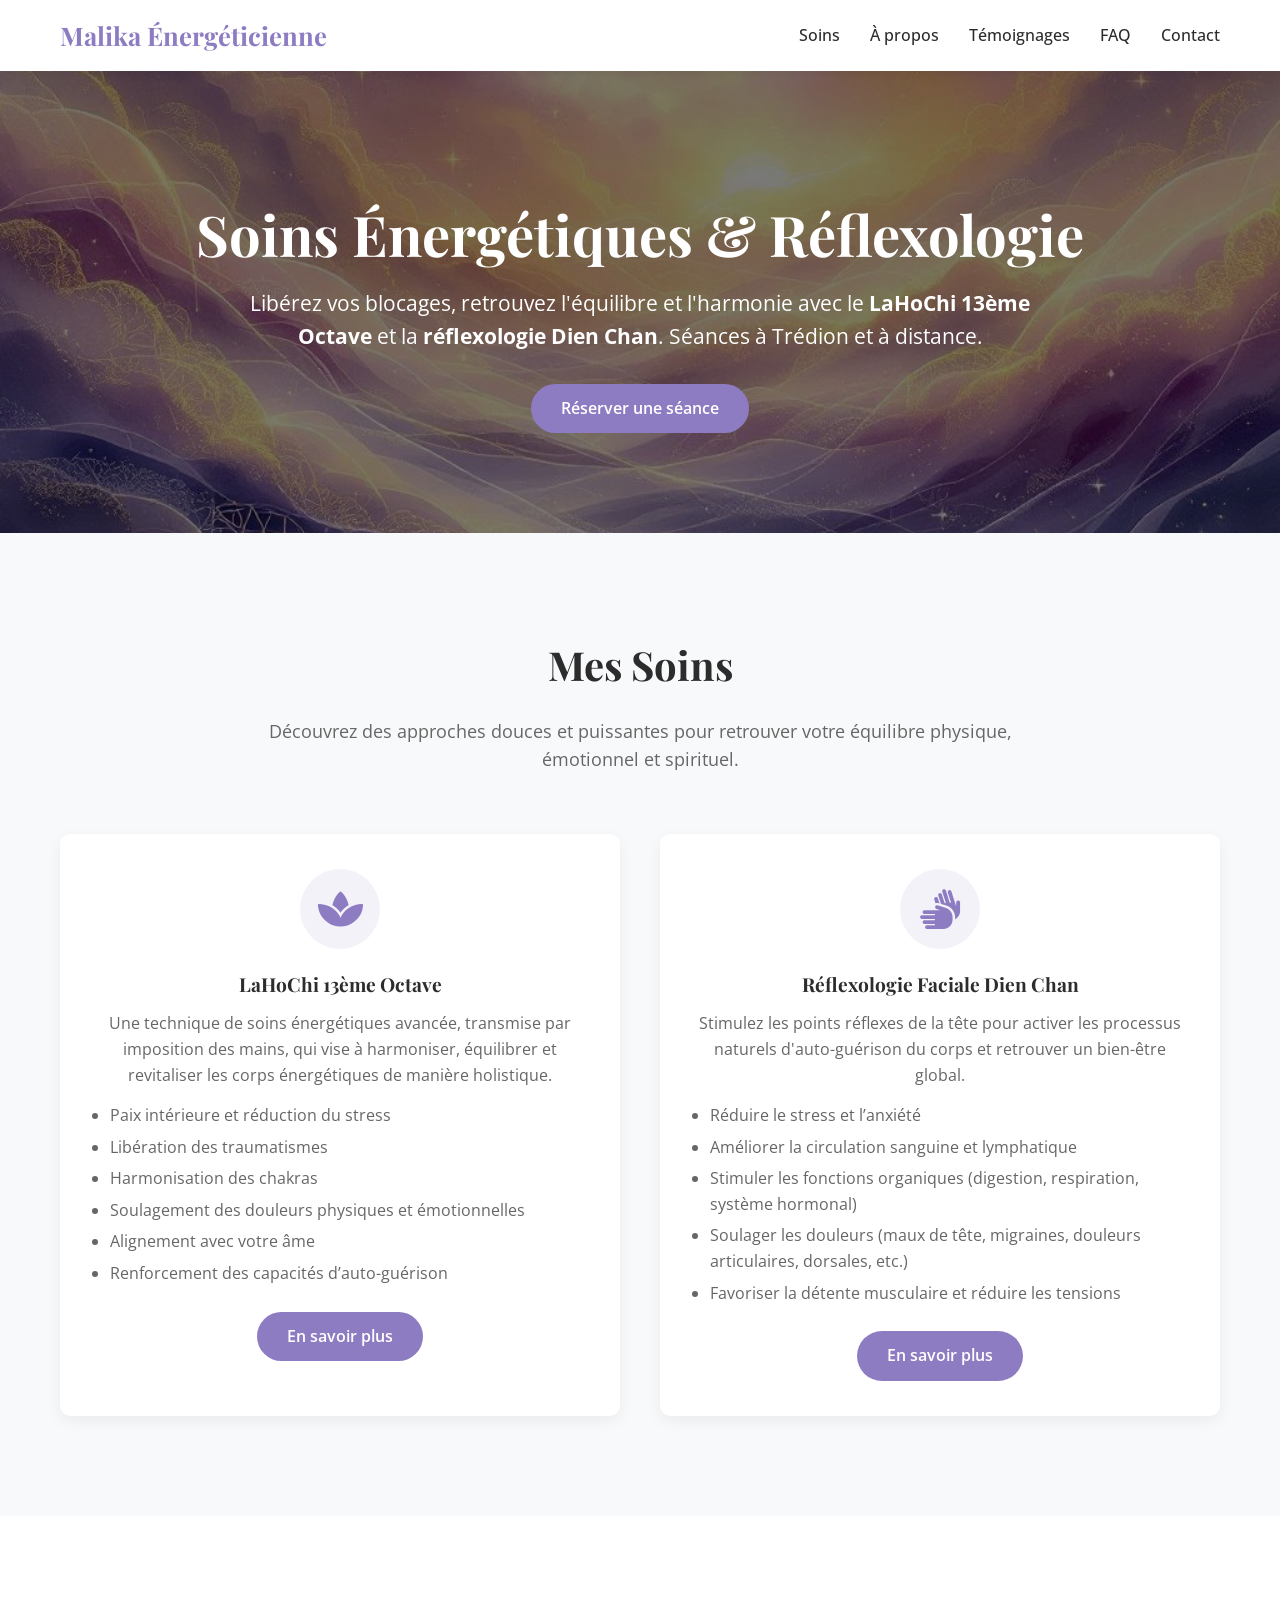
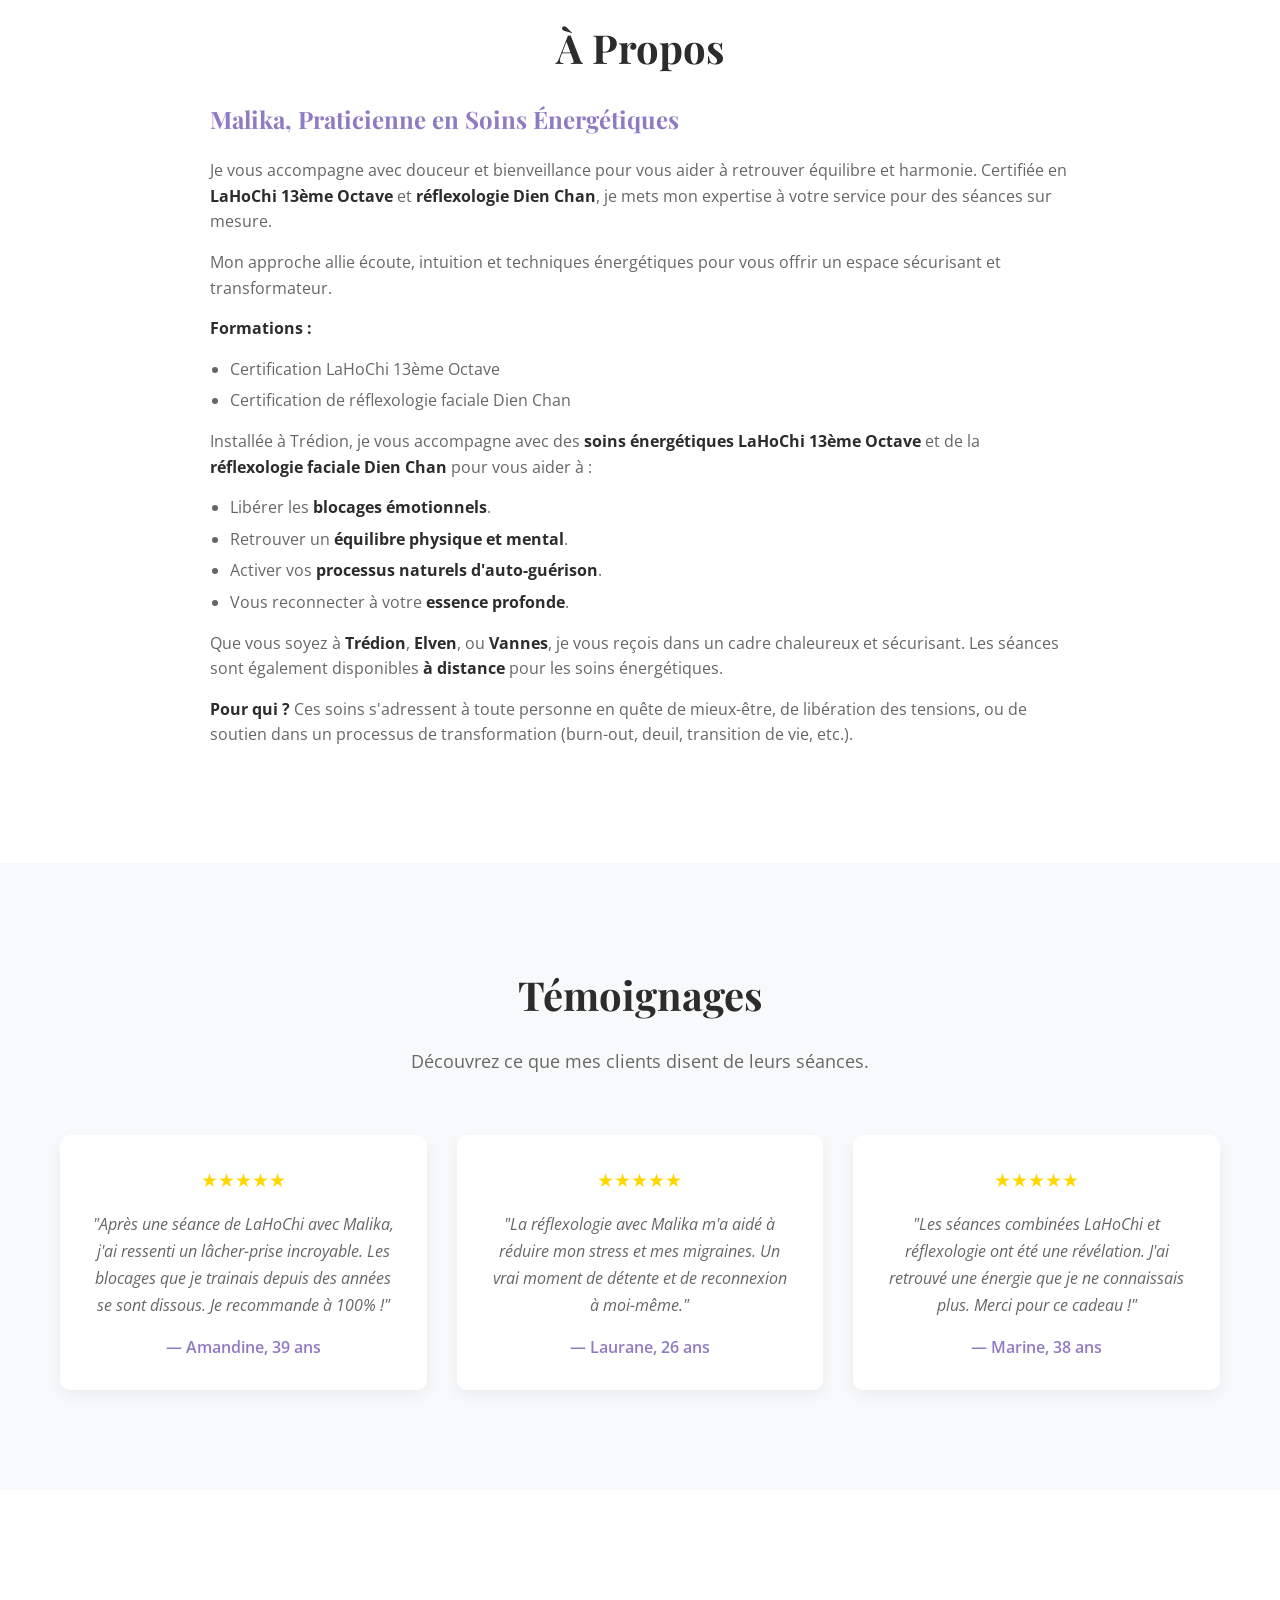
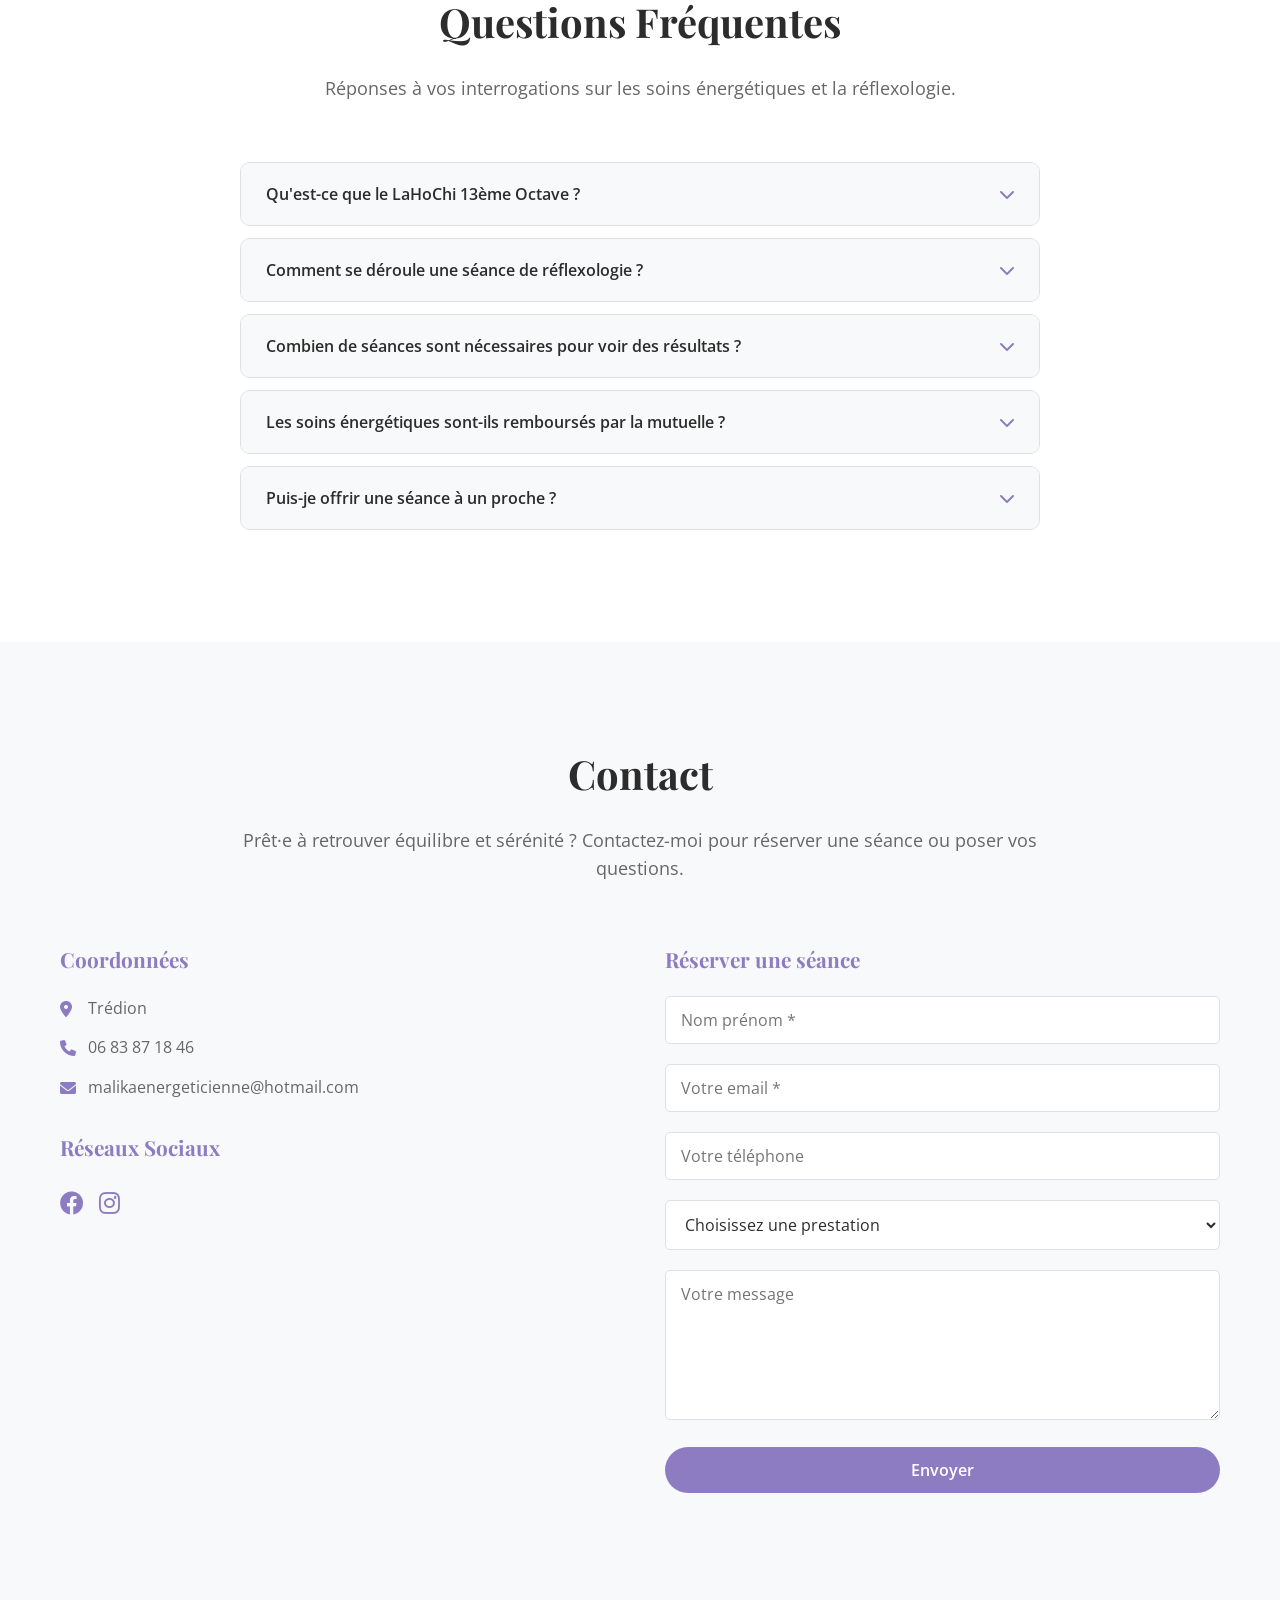
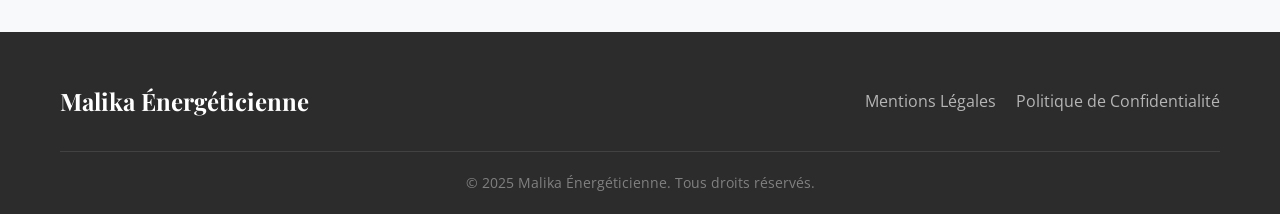
<file: index.html>
<!DOCTYPE html>
<html lang="fr">
<head>
    <meta charset="UTF-8">
    <meta name="viewport" content="width=device-width, initial-scale=1.0">
    <meta name="description" content="Malika, énergéticienne certifiée à Trédion (Morbihan 56). Soins LaHoChi 13ème Octave et réflexologie Dien Chan pour retrouver équilibre et bien-être. Séances en cabinet ou à distance.">
    <meta name="keywords" content="énergéticienne Trédion, LaHoChi 13ème Octave, réflexologie Dien Chan, soin énergétique Morbihan, bien-être Vannes, réflexologie faciale Elven, Dien Chan 56, soin énergétique distance">
    <meta name="robots" content="index, follow">
    <link rel="canonical" href="https://malikaenergeticienne.fr/">
    <link rel="preload" as="image" href="assets/images/nuages_cosmiques.jpg">
    <!-- Open Graph -->
    <meta property="og:title" content="Malika Énergéticienne à Trédion | LaHoChi 13ème Octave & Réflexologie Dien Chan">
    <meta property="og:description" content="Malika, énergéticienne certifiée à Trédion (Morbihan). Soins LaHoChi 13ème Octave et réflexologie Dien Chan. Séances en cabinet ou à distance.">
    <meta property="og:type" content="website">
    <meta property="og:url" content="https://malikaenergeticienne.fr/">
    <meta property="og:image" content="https://malikaenergeticienne.fr/assets/images/nuages_cosmiques.jpg">
    <meta property="og:locale" content="fr_FR">
    <meta property="og:site_name" content="Malika Énergéticienne">
    <!-- Twitter Card -->
    <meta name="twitter:card" content="summary_large_image">
    <meta name="twitter:title" content="Malika Énergéticienne à Trédion | LaHoChi & Réflexologie Dien Chan">
    <meta name="twitter:description" content="Soins LaHoChi 13ème Octave et réflexologie Dien Chan à Trédion (Morbihan). Séances en cabinet ou à distance.">
    <meta name="twitter:image" content="https://malikaenergeticienne.fr/assets/images/nuages_cosmiques.jpg">
    <title>Malika Énergéticienne à Trédion | LaHoChi 13ème Octave & Réflexologie Dien Chan</title>
    <link rel="preconnect" href="https://fonts.googleapis.com">
    <link rel="preconnect" href="https://fonts.gstatic.com" crossorigin>
    <link href="https://fonts.googleapis.com/css2?family=Playfair+Display:wght@400;700&family=Open+Sans:wght@300;400;600&display=swap" rel="stylesheet">
    <link rel="stylesheet" href="https://cdnjs.cloudflare.com/ajax/libs/font-awesome/6.0.0-beta3/css/all.min.css">
    <style>
        :root {
            --primary: #8e7cc3;
            --primary-light: rgba(142, 124, 195, 0.1);
            --primary-dark: #7a6bc0;
            --secondary: #f8f9fa;
            --dark: #2c2c2c;
            --light: #ffffff;
            --gray: #e0e0e0;
            --text-muted: #666;
            --transition: all 0.3s ease;
            --radius: 10px;
            --shadow: 0 5px 15px rgba(0, 0, 0, 0.06);
            --shadow-hover: 0 10px 25px rgba(0, 0, 0, 0.12);
        }

        * {
            margin: 0;
            padding: 0;
            box-sizing: border-box;
        }

        html {
            scroll-behavior: smooth;
        }

        body {
            font-family: 'Open Sans', sans-serif;
            line-height: 1.6;
            color: var(--dark);
            background-color: var(--secondary);
        }

        a {
            text-decoration: none;
        }

        .container {
            max-width: 1200px;
            margin: 0 auto;
            padding: 0 20px;
        }

        /* ── HEADER ── */
        header {
            background-color: var(--light);
            box-shadow: 0 2px 10px rgba(0, 0, 0, 0.05);
            position: fixed;
            width: 100%;
            z-index: 1000;
            padding: 15px 0;
        }

        nav {
            display: flex;
            justify-content: space-between;
            align-items: center;
            position: relative;
        }

        .logo {
            font-family: 'Playfair Display', serif;
            font-size: 1.6rem;
            font-weight: 700;
            color: var(--primary);
        }

        .nav-links {
            display: flex;
            list-style: none;
            gap: 30px;
        }

        .nav-links a {
            font-weight: 500;
            color: var(--dark);
            transition: var(--transition);
        }

        .nav-links a:hover {
            color: var(--primary);
        }

        .hamburger {
            display: none;
            flex-direction: column;
            gap: 5px;
            cursor: pointer;
            padding: 5px;
            background: none;
            border: none;
        }

        .hamburger span {
            display: block;
            width: 24px;
            height: 2px;
            background-color: var(--dark);
            border-radius: 2px;
            transition: var(--transition);
        }

        .hamburger.open span:nth-child(1) { transform: translateY(7px) rotate(45deg); }
        .hamburger.open span:nth-child(2) { opacity: 0; }
        .hamburger.open span:nth-child(3) { transform: translateY(-7px) rotate(-45deg); }

        /* ── HERO ── */
        .hero {
            background: linear-gradient(rgba(0, 0, 0, 0.4), rgba(0, 0, 0, 0.4)), url('assets/images/nuages_cosmiques.jpg');
            background-size: cover;
            background-position: center;
            color: var(--light);
            text-align: center;
            padding: 200px 0 100px;
            position: relative;
        }

        .hero::before {
            content: '';
            position: absolute;
            inset: 0;
            background: rgba(0, 0, 0, 0.2);
        }

        .hero-content {
            position: relative;
            z-index: 1;
        }

        .hero h1 {
            font-family: 'Playfair Display', serif;
            font-size: 3.5rem;
            margin-bottom: 20px;
            line-height: 1.2;
        }

        .hero p {
            font-size: 1.3rem;
            max-width: 800px;
            margin: 0 auto 30px;
        }

        /* ── SECTIONS ── */
        .section {
            padding: 100px 0;
        }

        .section-alt {
            background-color: var(--light);
        }

        .section-title {
            text-align: center;
            font-family: 'Playfair Display', serif;
            font-size: 2.5rem;
            margin-bottom: 20px;
            color: var(--dark);
        }

        .section-subtitle {
            text-align: center;
            max-width: 800px;
            margin: 0 auto 60px;
            color: var(--text-muted);
            font-size: 1.1rem;
        }

        /* ── SERVICES ── */
        .services-grid {
            display: grid;
            grid-template-columns: repeat(auto-fit, minmax(280px, 1fr));
            gap: 40px;
        }

        .service-card {
            background-color: var(--light);
            padding: 35px 30px;
            border-radius: var(--radius);
            box-shadow: var(--shadow);
            text-align: center;
            transition: var(--transition);
        }

        .service-card:hover {
            transform: translateY(-8px);
            box-shadow: var(--shadow-hover);
        }

        .service-icon {
            width: 80px;
            height: 80px;
            margin: 0 auto 20px;
            background-color: var(--primary-light);
            border-radius: 50%;
            display: flex;
            align-items: center;
            justify-content: center;
        }

        .service-icon i {
            font-size: 2.5rem;
            color: var(--primary);
        }

        .service-card h3 {
            margin-bottom: 12px;
            color: var(--dark);
            font-size: 1.2rem;
            font-family: 'Playfair Display', serif;
        }

        .service-card > p {
            color: var(--text-muted);
            margin-bottom: 10px;
        }

        .service-card ul {
            text-align: left;
            margin: 15px 0 25px;
            padding-left: 20px;
            color: var(--text-muted);
        }

        .service-card ul li {
            margin-bottom: 6px;
        }

        /* ── BTN ── */
        .btn {
            display: inline-block;
            background-color: var(--primary);
            color: var(--light);
            padding: 12px 30px;
            border-radius: 30px;
            font-weight: 600;
            border: none;
            cursor: pointer;
            transition: var(--transition);
            font-size: 1rem;
            font-family: inherit;
        }

        .btn:hover {
            background-color: var(--primary-dark);
            transform: translateY(-2px);
            color: var(--light);
        }

        .btn-full {
            width: 100%;
            text-align: center;
        }

        /* ── ABOUT ── */
        .about-content {
            max-width: 860px;
            margin: 0 auto;
        }

        .about-content h3 {
            color: var(--primary);
            margin-bottom: 20px;
            font-family: 'Playfair Display', serif;
            font-size: 1.5rem;
        }

        .about-content p {
            margin-bottom: 15px;
            color: var(--text-muted);
        }

        .about-content strong {
            color: var(--dark);
        }

        .about-content ul {
            padding-left: 20px;
            margin-bottom: 15px;
            color: var(--text-muted);
        }

        .about-content ul li {
            margin-bottom: 6px;
        }

        /* ── TÉMOIGNAGES ── */
        .testimonials-grid {
            display: grid;
            grid-template-columns: repeat(auto-fit, minmax(280px, 1fr));
            gap: 30px;
        }

        .testimonial-card {
            background-color: var(--light);
            padding: 30px;
            border-radius: var(--radius);
            box-shadow: var(--shadow);
            text-align: center;
        }

        .stars {
            color: #ffd700;
            font-size: 1.2rem;
            margin-bottom: 15px;
        }

        .testimonial-card > p {
            color: var(--text-muted);
            font-style: italic;
            line-height: 1.7;
        }

        .testimonial-author {
            font-weight: 600;
            color: var(--primary);
            margin-top: 15px;
        }

        /* ── FAQ ── */
        .faq-container {
            max-width: 800px;
            margin: 0 auto;
        }

        .faq-item {
            border: 1px solid var(--gray);
            border-radius: var(--radius);
            margin-bottom: 12px;
            overflow: hidden;
            background-color: var(--light);
        }

        .faq-question {
            width: 100%;
            padding: 20px 25px;
            background-color: var(--secondary);
            border: none;
            cursor: pointer;
            display: flex;
            justify-content: space-between;
            align-items: center;
            gap: 15px;
            text-align: left;
            font-family: inherit;
            font-size: 1rem;
            font-weight: 600;
            color: var(--dark);
            transition: background-color 0.2s ease, color 0.2s ease;
        }

        .faq-question:hover {
            background-color: var(--primary-light);
            color: var(--primary);
        }

        .faq-item.active .faq-question {
            background-color: var(--primary-light);
            color: var(--primary);
        }

        .faq-icon {
            flex-shrink: 0;
            color: var(--primary);
            transition: transform 0.3s ease;
        }

        .faq-item.active .faq-icon {
            transform: rotate(180deg);
        }

        .faq-answer {
            max-height: 0;
            overflow: hidden;
            padding: 0 25px;
            background-color: var(--light);
            transition: max-height 0.35s ease, padding 0.35s ease;
        }

        .faq-item.active .faq-answer {
            max-height: 400px;
            padding: 20px 25px;
        }

        .faq-answer p {
            color: var(--text-muted);
            line-height: 1.7;
        }

        /* ── CONTACT ── */
        .contact-grid {
            display: grid;
            grid-template-columns: 1fr 1fr;
            gap: 50px;
            margin-top: 50px;
        }

        .contact-info h3,
        .form-section h3 {
            color: var(--primary);
            margin-bottom: 20px;
            font-family: 'Playfair Display', serif;
            font-size: 1.3rem;
        }

        .contact-info p {
            display: flex;
            align-items: center;
            gap: 12px;
            margin-bottom: 14px;
            color: var(--text-muted);
        }

        .contact-info p i {
            color: var(--primary);
            width: 16px;
            flex-shrink: 0;
        }

        .contact-info a {
            color: var(--text-muted);
            transition: var(--transition);
        }

        .contact-info a:hover {
            color: var(--primary);
        }

        .social-title {
            color: var(--primary);
            margin: 30px 0 15px;
            font-family: 'Playfair Display', serif;
            font-size: 1.3rem;
        }

        .social-links {
            display: flex;
            gap: 15px;
        }

        .social-links a {
            color: var(--primary);
            font-size: 1.5rem;
            transition: var(--transition);
        }

        .social-links a:hover {
            color: var(--primary-dark);
            transform: translateY(-3px);
        }

        .form-group {
            margin-bottom: 20px;
        }

        .form-group input,
        .form-group textarea,
        .form-group select {
            width: 100%;
            padding: 12px 15px;
            border: 1px solid var(--gray);
            border-radius: 5px;
            font-family: inherit;
            font-size: 1rem;
            color: var(--dark);
            background-color: var(--light);
            transition: border-color 0.2s ease, box-shadow 0.2s ease;
        }

        .form-group input:focus,
        .form-group textarea:focus,
        .form-group select:focus {
            outline: none;
            border-color: var(--primary);
            box-shadow: 0 0 0 3px var(--primary-light);
        }

        .form-group textarea {
            height: 150px;
            resize: vertical;
        }

        #formMessage {
            margin-top: 15px;
            text-align: center;
            font-weight: 600;
            min-height: 24px;
        }

        /* ── FOOTER ── */
        footer {
            background-color: var(--dark);
            color: var(--light);
            padding: 50px 0 20px;
        }

        .footer-inner {
            display: flex;
            justify-content: space-between;
            align-items: center;
            flex-wrap: wrap;
            gap: 20px;
            margin-bottom: 30px;
        }

        .footer-logo {
            font-family: 'Playfair Display', serif;
            font-size: 1.5rem;
            font-weight: 700;
            color: var(--light);
        }

        .footer-links {
            display: flex;
            gap: 20px;
            flex-wrap: wrap;
        }

        .footer-links a {
            color: rgba(255, 255, 255, 0.65);
            transition: var(--transition);
        }

        .footer-links a:hover {
            color: var(--primary);
        }

        .footer-copy {
            text-align: center;
            color: rgba(255, 255, 255, 0.4);
            font-size: 0.875rem;
            padding-top: 20px;
            border-top: 1px solid rgba(255, 255, 255, 0.1);
        }

        /* ── RESPONSIVE ── */
        /* ── ACTUALITÉS ── */
        .news-grid {
            display: grid;
            grid-template-columns: repeat(auto-fit, minmax(280px, 1fr));
            gap: 28px;
        }

        .news-card {
            background: var(--light);
            border-radius: var(--radius);
            box-shadow: var(--shadow);
            overflow: hidden;
            transition: var(--transition);
            display: flex;
            flex-direction: column;
        }

        .news-card:hover {
            transform: translateY(-5px);
            box-shadow: var(--shadow-hover);
        }

        .news-card-img {
            width: 100%;
            height: 180px;
            object-fit: cover;
            display: block;
        }

        .news-card-img-placeholder {
            height: 6px;
            background: linear-gradient(90deg, var(--primary), var(--primary-dark));
        }

        .news-card-body {
            padding: 24px;
            flex: 1;
            display: flex;
            flex-direction: column;
        }

        .news-date {
            font-size: .78rem;
            font-weight: 600;
            color: var(--primary);
            text-transform: uppercase;
            letter-spacing: .06em;
            margin-bottom: 10px;
        }

        .news-title {
            font-family: 'Playfair Display', serif;
            font-size: 1.1rem;
            color: var(--dark);
            margin-bottom: 10px;
            line-height: 1.4;
        }

        .news-excerpt {
            color: var(--text-muted);
            font-size: .9rem;
            line-height: 1.6;
            flex: 1;
            /* Troncature après 4 lignes */
            display: -webkit-box;
            -webkit-line-clamp: 4;
            line-clamp: 4;
            -webkit-box-orient: vertical;
            overflow: hidden;
        }

        .news-read-more {
            display: inline-block;
            margin-top: 14px;
            color: var(--primary);
            font-weight: 600;
            font-size: .875rem;
            transition: color .2s;
        }
        .news-read-more:hover { color: var(--primary-dark); text-decoration: underline; }

        @media (max-width: 992px) {
            .hero h1 { font-size: 2.8rem; }
        }

        @media (max-width: 768px) {
            .nav-links {
                display: none;
                flex-direction: column;
                position: absolute;
                top: calc(100% + 15px);
                left: -20px;
                right: -20px;
                background-color: var(--light);
                padding: 20px 30px;
                box-shadow: 0 8px 20px rgba(0, 0, 0, 0.1);
                gap: 15px;
                border-top: 2px solid var(--primary-light);
            }

            .nav-links.open {
                display: flex;
            }

            .hamburger {
                display: flex;
            }

            .hero {
                padding: 150px 0 80px;
            }

            .hero h1 { font-size: 2.2rem; }
            .hero p { font-size: 1.05rem; }

            .section { padding: 70px 0; }
            .section-title { font-size: 2rem; }
            .section-subtitle { font-size: 1rem; margin-bottom: 40px; }

            .contact-grid {
                grid-template-columns: 1fr;
                gap: 40px;
            }
        }

        @media (max-width: 480px) {
            .logo { font-size: 1.3rem; }
            .hero h1 { font-size: 1.8rem; }
            .hero p { font-size: 0.95rem; }
            .section { padding: 55px 0; }
            .section-title { font-size: 1.7rem; }
            .services-grid { gap: 25px; }
            .testimonials-grid { gap: 20px; }
            .footer-inner { flex-direction: column; text-align: center; }
            .footer-links { justify-content: center; }
        }
    </style>

    <!-- Données structurées : Établissement local -->
    <script type="application/ld+json">
    {
      "@context": "https://schema.org",
      "@type": "HealthAndBeautyBusiness",
      "name": "Malika Énergéticienne",
      "description": "Praticienne certifiée en soins énergétiques LaHoChi 13ème Octave et réflexologie faciale Dien Chan à Trédion, Morbihan. Séances en cabinet ou à distance.",
      "url": "https://malikaenergeticienne.fr",
      "telephone": "+33683871846",
      "email": "malikaenergeticienne@hotmail.com",
      "image": "https://malikaenergeticienne.fr/assets/images/nuages_cosmiques.jpg",
      "address": {
        "@type": "PostalAddress",
        "streetAddress": "8 La Grande Mare",
        "addressLocality": "Trédion",
        "postalCode": "56250",
        "addressRegion": "Morbihan",
        "addressCountry": "FR"
      },
      "openingHoursSpecification": [
        {
          "@type": "OpeningHoursSpecification",
          "dayOfWeek": ["Monday","Tuesday","Wednesday","Thursday","Friday"],
          "opens": "09:00",
          "closes": "19:00"
        }
      ],
      "areaServed": [
        {"@type": "City", "name": "Trédion"},
        {"@type": "City", "name": "Elven"},
        {"@type": "City", "name": "Vannes"},
        {"@type": "AdministrativeArea", "name": "Morbihan"}
      ],
      "hasOfferCatalog": {
        "@type": "OfferCatalog",
        "name": "Soins énergétiques et bien-être",
        "itemListElement": [
          {
            "@type": "Offer",
            "itemOffered": {
              "@type": "Service",
              "name": "LaHoChi 13ème Octave",
              "description": "Soin énergétique avancé par imposition des mains pour harmoniser les corps énergétiques, libérer les blocages émotionnels et renforcer l'auto-guérison."
            }
          },
          {
            "@type": "Offer",
            "itemOffered": {
              "@type": "Service",
              "name": "Réflexologie Faciale Dien Chan",
              "description": "Stimulation des points réflexes du visage pour réduire le stress, soulager les douleurs et activer les processus naturels d'auto-guérison."
            }
          }
        ]
      },
      "sameAs": [
        "https://www.facebook.com/malikaenergeticienne",
        "https://www.instagram.com/malika_energeticienne"
      ]
    }
    </script>

    <!-- Données structurées : FAQ -->
    <script type="application/ld+json">
    {
      "@context": "https://schema.org",
      "@type": "FAQPage",
      "mainEntity": [
        {
          "@type": "Question",
          "name": "Qu'est-ce que le LaHoChi 13ème Octave ?",
          "acceptedAnswer": {
            "@type": "Answer",
            "text": "Le LaHoChi de la 13ème Octave est une technique de soins énergétiques avancée, transmise par imposition des mains, qui vise à harmoniser, équilibrer et revitaliser les corps énergétiques de manière holistique. Elle agit sur les blocages énergétiques, émotionnels et mentaux avec des fréquences vibratoires très élevées."
          }
        },
        {
          "@type": "Question",
          "name": "Comment se déroule une séance de réflexologie Dien Chan ?",
          "acceptedAnswer": {
            "@type": "Answer",
            "text": "Une séance de réflexologie faciale Dien Chan dure entre 30 minutes et 1 heure. Vous êtes allongé·e et je stimule les points réflexes de votre visage pour activer les processus naturels d'auto-guérison de votre corps. C'est un moment de détente profonde."
          }
        },
        {
          "@type": "Question",
          "name": "Combien de séances sont nécessaires pour voir des résultats ?",
          "acceptedAnswer": {
            "@type": "Answer",
            "text": "Cela dépend de vos besoins. Certaines personnes ressentent des effets dès la première séance, tandis que d'autres ont besoin de 3 séances pour un rééquilibrage profond. Nous en discutons lors de notre premier échange."
          }
        },
        {
          "@type": "Question",
          "name": "Les soins énergétiques sont-ils remboursés par la mutuelle ?",
          "acceptedAnswer": {
            "@type": "Answer",
            "text": "Certaines mutuelles remboursent partiellement les séances de réflexologie (sous réserve de votre contrat). Les soins énergétiques comme le LaHoChi ne sont généralement pas remboursés, mais je peux vous fournir une facture."
          }
        },
        {
          "@type": "Question",
          "name": "Puis-je offrir une séance à un proche ?",
          "acceptedAnswer": {
            "@type": "Answer",
            "text": "Oui ! Je propose des bons cadeaux pour offrir une séance de LaHoChi ou de réflexologie Dien Chan. C'est une idée originale pour un anniversaire, une fête, ou simplement pour faire plaisir."
          }
        }
      ]
    }
    </script>
</head>
<body>

    <!-- Header -->
    <header>
        <nav class="container">
            <div class="logo">Malika Énergéticienne</div>
            <ul class="nav-links" id="navLinks">
                <li><a href="#services" onclick="closeNav()">Soins</a></li>
                <li><a href="#about" onclick="closeNav()">À propos</a></li>
                <li><a href="#testimonials" onclick="closeNav()">Témoignages</a></li>
                <li id="nav-actualites" style="display:none"><a href="#actualites" onclick="closeNav()">Actualités</a></li>
                <li><a href="#faq" onclick="closeNav()">FAQ</a></li>
                <li><a href="#contact" onclick="closeNav()">Contact</a></li>
            </ul>
            <button class="hamburger" id="hamburger" aria-label="Ouvrir le menu" onclick="toggleNav()">
                <span></span>
                <span></span>
                <span></span>
            </button>
        </nav>
    </header>

    <!-- Hero Section -->
    <section class="hero">
        <div class="container">
            <div class="hero-content">
                <h1>Soins Énergétiques & Réflexologie</h1>
                <p>Libérez vos blocages, retrouvez l'équilibre et l'harmonie avec le <strong>LaHoChi  13ème Octave</strong> et la <strong>réflexologie Dien Chan</strong>. Séances à Trédion et à distance.</p>
                <a href="#contact" class="btn">Réserver une séance</a>
            </div>
        </div>
    </section>

    <!-- Section Services -->
    <section id="services" class="section">
        <div class="container">
            <h2 class="section-title">Mes Soins</h2>
            <p class="section-subtitle">Découvrez des approches douces et puissantes pour retrouver votre équilibre physique, émotionnel et spirituel.</p>
            <div class="services-grid">

                <div class="service-card">
                    <div class="service-icon">
                        <i class="fas fa-spa"></i>
                    </div>
                    <h3>LaHoChi  13ème Octave</h3>
                    <p>Une technique de soins énergétiques avancée, transmise par imposition des mains, qui vise à harmoniser, équilibrer et revitaliser les corps énergétiques de manière holistique.</p>
                    <ul>
                        <li>Paix intérieure et réduction du stress</li>
                        <li>Libération des traumatismes</li>
                        <li>Harmonisation des chakras</li>
                        <li>Soulagement des douleurs physiques et émotionnelles</li>
                        <li>Alignement avec votre âme</li>
                        <li>Renforcement des capacités d’auto-guérison</li>
                    </ul>
                    <!-- lahochi.html -->
                    <a href="#" class="btn">En savoir plus</a>
                </div>

                <div class="service-card">
                    <div class="service-icon">
                        <i class="fas fa-hands"></i>
                    </div>
                    <h3>Réflexologie Faciale Dien Chan</h3>
                    <p>Stimulez les points réflexes de la tête pour activer les processus naturels d'auto-guérison du corps et retrouver un bien-être global.</p>
                    <ul>
                        <li>Réduire le stress et l’anxiété</li>
                        <li>Améliorer la circulation sanguine et lymphatique</li>
                        <li>Stimuler les fonctions organiques (digestion, respiration, système hormonal)</li>
                        <li>Soulager les douleurs (maux de tête, migraines, douleurs articulaires, dorsales, etc.)</li>
                        <li>Favoriser la détente musculaire et réduire les tensions</li>
                    </ul>
                    <!-- /reflexologie-dien-chan.html -->
                    <a href="#" class="btn">En savoir plus</a>
                </div>

            </div>
        </div>
    </section>

    <!-- Section À Propos -->
    <section id="about" class="section section-alt">
        <div class="container">
            <h2 class="section-title">À Propos</h2>
            <div class="about-content">
                <h3>Malika, Praticienne en Soins Énergétiques</h3>
                <p>Je vous accompagne avec douceur et bienveillance pour vous aider à retrouver équilibre et harmonie. Certifiée en <strong>LaHoChi  13ème Octave</strong> et <strong>réflexologie Dien Chan</strong>, je mets mon expertise à votre service pour des séances sur mesure.</p>
                <p>Mon approche allie écoute, intuition et techniques énergétiques pour vous offrir un espace sécurisant et transformateur.</p>
                <p><strong>Formations :</strong></p>
                <ul>
                    <li>Certification LaHoChi  13ème Octave</li>
                    <li>Certification de réflexologie faciale Dien Chan</li>
                </ul>
                <p>Installée à Trédion, je vous accompagne avec des <strong>soins énergétiques LaHoChi  13ème Octave</strong> et de la <strong>réflexologie faciale Dien Chan</strong> pour vous aider à :</p>
                <ul>
                    <li>Libérer les <strong>blocages émotionnels</strong>.</li>
                    <li>Retrouver un <strong>équilibre physique et mental</strong>.</li>
                    <li>Activer vos <strong>processus naturels d'auto-guérison</strong>.</li>
                    <li>Vous reconnecter à votre <strong>essence profonde</strong>.</li>
                </ul>
                <p>Que vous soyez à <strong>Trédion</strong>, <strong>Elven</strong>, ou <strong>Vannes</strong>, je vous reçois dans un cadre chaleureux et sécurisant. Les séances sont également disponibles <strong>à distance</strong> pour les soins énergétiques.</p>
                <p><strong>Pour qui ?</strong> Ces soins s'adressent à toute personne en quête de mieux-être, de libération des tensions, ou de soutien dans un processus de transformation (burn-out, deuil, transition de vie, etc.).</p>
            </div>
        </div>
    </section>

    <!-- Section Témoignages -->
    <section id="testimonials" class="section">
        <div class="container">
            <h2 class="section-title">Témoignages</h2>
            <p class="section-subtitle">Découvrez ce que mes clients disent de leurs séances.</p>
            <div class="testimonials-grid">

                <div class="testimonial-card">
                    <div class="stars">★★★★★</div>
                    <p>"Après une séance de LaHoChi  avec Malika, j'ai ressenti un lâcher-prise incroyable. Les blocages que je trainais depuis des années se sont dissous. Je recommande à 100% !"</p>
                    <div class="testimonial-author">— Amandine, 39 ans</div>
                </div>

                <div class="testimonial-card">
                    <div class="stars">★★★★★</div>
                    <p>"La réflexologie avec Malika m'a aidé à réduire mon stress et mes migraines. Un vrai moment de détente et de reconnexion à moi-même."</p>
                    <div class="testimonial-author">— Laurane, 26 ans</div>
                </div>

                <div class="testimonial-card">
                    <div class="stars">★★★★★</div>
                    <p>"Les séances combinées LaHoChi  et réflexologie ont été une révélation. J'ai retrouvé une énergie que je ne connaissais plus. Merci pour ce cadeau !"</p>
                    <div class="testimonial-author">— Marine, 38 ans</div>
                </div>

            </div>
        </div>
    </section>

    <!-- Section Actualités (masquée si aucun article publié) -->
    <section id="actualites" class="section" style="display:none">
        <div class="container">
            <h2 class="section-title">Actualités</h2>
            <p class="section-subtitle">Retrouvez ici mes dernières nouvelles, conseils et offres.</p>
            <div id="news-grid" class="news-grid"></div>
            <div style="text-align:center; margin-top:40px">
                <a href="actualites.html" class="btn" id="btn-toutes-actu" style="display:none">
                    Voir toutes les actualités <i class="fas fa-arrow-right" style="margin-left:8px"></i>
                </a>
            </div>
        </div>
    </section>

    <!-- Section FAQ -->
    <section id="faq" class="section section-alt">
        <div class="container">
            <h2 class="section-title">Questions Fréquentes</h2>
            <p class="section-subtitle">Réponses à vos interrogations sur les soins énergétiques et la réflexologie.</p>

            <div class="faq-container">

                <div class="faq-item">
                    <button class="faq-question" onclick="toggleFaq(this)">
                        <span>Qu'est-ce que le LaHoChi  13ème Octave ?</span>
                        <i class="fas fa-chevron-down faq-icon"></i>
                    </button>
                    <div class="faq-answer">
                        <p>Le LaHoChi de la 13ème Octave est une technique de soins énergétiques avancée, transmise par imposition des mains, qui vise à harmoniser, équilibrer et revitaliser les corps énergétiques de manière holistique. Elle est présentée comme une version plus puissante et approfondie du LaHoChi classique, avec des fréquences vibratoires très élevées et une approche plus complète des blocages énergétiques, émotionnels et mentaux.</p>
                    </div>
                </div>

                <div class="faq-item">
                    <button class="faq-question" onclick="toggleFaq(this)">
                        <span>Comment se déroule une séance de réflexologie ?</span>
                        <i class="fas fa-chevron-down faq-icon"></i>
                    </button>
                    <div class="faq-answer">
                        <p>Une séance de réflexologie faciale dure entre 30 minutes et 1 heure. Vous êtes allongé·e, et je stimule les points réflexes de votre visage pour activer les processus naturels d'auto-guérison de votre corps. C'est un moment de détente profonde.</p>
                    </div>
                </div>

                <div class="faq-item">
                    <button class="faq-question" onclick="toggleFaq(this)">
                        <span>Combien de séances sont nécessaires pour voir des résultats ?</span>
                        <i class="fas fa-chevron-down faq-icon"></i>
                    </button>
                    <div class="faq-answer">
                        <p>Cela dépend de vos besoins. Certaines personnes ressentent des effets dès la première séance, tandis que d'autres ont besoin de 3 séances pour un rééquilibrage profond. Nous en discutons lors de notre premier échange.</p>
                    </div>
                </div>

                <div class="faq-item">
                    <button class="faq-question" onclick="toggleFaq(this)">
                        <span>Les soins énergétiques sont-ils remboursés par la mutuelle ?</span>
                        <i class="fas fa-chevron-down faq-icon"></i>
                    </button>
                    <div class="faq-answer">
                        <p>Certaines mutuelles remboursent partiellement les séances de réflexologie (sous réserve de votre contrat). Les soins énergétiques comme le LaHoChi  ne sont généralement pas remboursés, mais je peux vous fournir une facture.</p>
                    </div>
                </div>

                <div class="faq-item">
                    <button class="faq-question" onclick="toggleFaq(this)">
                        <span>Puis-je offrir une séance à un proche ?</span>
                        <i class="fas fa-chevron-down faq-icon"></i>
                    </button>
                    <div class="faq-answer">
                        <p>Oui ! Je propose des <strong>bons cadeaux</strong> pour offrir une séance de LaHoChi  ou de réflexologie. C'est une idée originale pour un anniversaire, une fête, ou simplement pour faire plaisir.</p>
                    </div>
                </div>

            </div>
        </div>
    </section>

    <!-- Section Contact -->
    <section id="contact" class="section">
        <div class="container">
            <h2 class="section-title">Contact</h2>
            <p class="section-subtitle">Prêt·e à retrouver équilibre et sérénité ? Contactez-moi pour réserver une séance ou poser vos questions.</p>

            <div class="contact-grid">
                <div class="contact-info">
                    <h3>Coordonnées</h3>
                    <p><i class="fas fa-map-marker-alt"></i>Trédion</p>
                    <p><i class="fas fa-phone"></i> <a href="tel:0683871846">06 83 87 18 46</a></p>
                    <p><i class="fas fa-envelope"></i> <a href="mailto:malikaenergeticienne@hotmail.com">malikaenergeticienne@hotmail.com</a></p>
                    <h3 class="social-title">Réseaux Sociaux</h3>
                    <div class="social-links">
                        <a href="https://www.facebook.com/malikaenergeticienne" target="_blank" aria-label="Facebook"><i class="fab fa-facebook"></i></a>
                        <a href="https://www.instagram.com/malika_energeticienne" target="_blank" aria-label="Instagram"><i class="fab fa-instagram"></i></a>
                    </div>
                </div>

                <div class="form-section">
                    <h3>Réserver une séance</h3>
                    <form id="contactForm" onsubmit="handleSubmit(event)">
                        <div class="form-group">
                            <input type="text" name="nom" placeholder="Nom prénom *" required>
                        </div>
                        <div class="form-group">
                            <input type="email" name="email" placeholder="Votre email *" required>
                        </div>
                        <div class="form-group">
                            <input type="tel" name="telephone" placeholder="Votre téléphone">
                        </div>
                        <!-- prestation -->
                        <div class="form-group">
                            <select name="prestation" required>
                                <option value="" disabled selected>Choisissez une prestation</option>
                                <option value="LaHoChi ">LaHoChi </option>
                                <option value="Reflexologie">Reflexologie</option>
                                <option value="Séance combinée">Séance combinée</option>
                                <option value="Autre">Autre</option>
                            </select>
                        </div>
                        <div class="form-group">
                            <textarea name="message" placeholder="Votre message" required></textarea>
                        </div>
                        <button type="submit" class="btn btn-full">Envoyer</button>
                        <div id="formMessage"></div>
                    </form>
                </div>
            </div>
        </div>
    </section>

    <!-- Footer -->
    <footer>
        <div class="container">
            <div class="footer-inner">
                <div class="footer-logo">Malika Énergéticienne</div>
                <div class="footer-links">
                    <a href="mentions-legales.html">Mentions Légales</a>
                    <a href="politique-confidentialite.html">Politique de Confidentialité</a>
                </div>
            </div>
            <p class="footer-copy">&copy; 2025 Malika Énergéticienne. Tous droits réservés.</p>
        </div>
    </footer>

    <script src="assets/js/form.js"></script>
    <script>
        // ── Chargement des actualités ──────────────────────────────────────────
        (function () {
            fetch('api/articles.php?limit=3')
                .then(function(r) { return r.ok ? r.json() : []; })
                .then(function(articles) {
                    if (!articles || articles.length < 3) return;

                    var section = document.getElementById('actualites');
                    var grid    = document.getElementById('news-grid');
                    if (!section || !grid) return;

                    // Afficher le lien Actualités dans le menu
                    var navItem = document.getElementById('nav-actualites');
                    if (navItem) navItem.style.display = '';

                    grid.innerHTML = articles.map(function(a) {
                        var imgHtml = a.image
                            ? '<img src="' + escHtml(a.image) + '" alt="' + escHtml(a.titre) + '" class="news-card-img" loading="lazy">'
                            : '<div class="news-card-img-placeholder"></div>';
                        return '<article class="news-card">'
                            + imgHtml
                            + '<div class="news-card-body">'
                            + '<div class="news-date">' + formatDateFr(a.date) + '</div>'
                            + '<h3 class="news-title">' + escHtml(a.titre) + '</h3>'
                            + '<div class="news-excerpt ql-content">' + safeHtml(a.resume) + '</div>'
                            + '<a href="article.html?id=' + a.id + '" class="news-read-more">Lire la suite <i class="fas fa-arrow-right"></i></a>'
                            + '</div></article>';
                    }).join('');

                    section.style.display = 'block';
                    var btnToutes = document.getElementById('btn-toutes-actu');
                    if (btnToutes) btnToutes.style.display = 'inline-block';
                })
                .catch(function() {});

            function escHtml(str) {
                var d = document.createElement('div');
                d.appendChild(document.createTextNode(String(str || '')));
                return d.innerHTML;
            }

            function safeHtml(html) {
                if (!html) return '';
                var d = document.createElement('div');
                d.innerHTML = html;
                d.querySelectorAll('script,iframe,object,embed,form').forEach(function(el) { el.remove(); });
                d.querySelectorAll('[onclick],[onerror],[onload]').forEach(function(el) {
                    ['onclick','onerror','onload'].forEach(function(a) { el.removeAttribute(a); });
                });
                return d.innerHTML;
            }

            function formatDateFr(dateStr) {
                var mois = ['janvier','février','mars','avril','mai','juin',
                            'juillet','août','septembre','octobre','novembre','décembre'];
                var parts = dateStr.split('-');
                if (parts.length !== 3) return dateStr;
                var j = parseInt(parts[2], 10);
                var m = parseInt(parts[1], 10) - 1;
                var a = parts[0];
                return j + ' ' + mois[m] + ' ' + a;
            }
        })();
    </script>
</body>
</html>
</file>
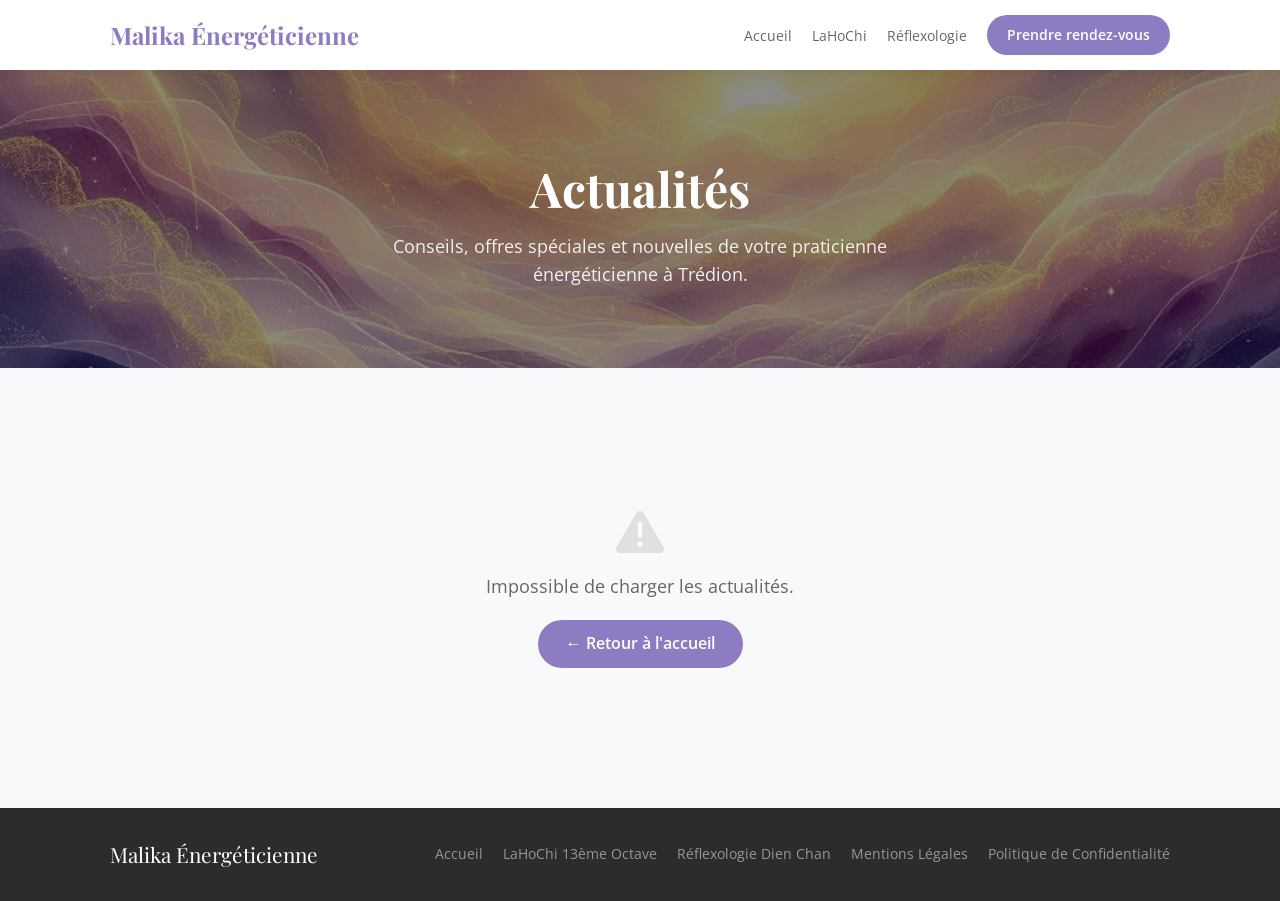
<file: actualites.html>
<!DOCTYPE html>
<html lang="fr">
<head>
    <meta charset="UTF-8">
    <meta name="viewport" content="width=device-width, initial-scale=1.0">
    <meta name="description" content="Actualités de Malika Énergéticienne — conseils, offres spéciales et nouvelles de votre praticienne en soins énergétiques LaHoChi et réflexologie Dien Chan à Trédion.">
    <meta name="robots" content="index, follow">
    <link rel="canonical" href="https://malikaenergeticienne.fr/actualites.html">
    <title>Actualités | Malika Énergéticienne — Trédion, Morbihan</title>
    <link rel="preconnect" href="https://fonts.googleapis.com">
    <link rel="preconnect" href="https://fonts.gstatic.com" crossorigin>
    <link href="https://fonts.googleapis.com/css2?family=Playfair+Display:wght@400;700&family=Open+Sans:wght@300;400;600&display=swap" rel="stylesheet">
    <link rel="stylesheet" href="https://cdnjs.cloudflare.com/ajax/libs/font-awesome/6.0.0-beta3/css/all.min.css">
    <style>
        :root {
            --primary: #8e7cc3;
            --primary-light: rgba(142,124,195,.1);
            --primary-dark: #7a6bc0;
            --secondary: #f8f9fa;
            --dark: #2c2c2c;
            --light: #ffffff;
            --gray: #e0e0e0;
            --text-muted: #666;
            --transition: all .3s ease;
            --radius: 10px;
            --shadow: 0 5px 15px rgba(0,0,0,.06);
            --shadow-hover: 0 10px 25px rgba(0,0,0,.12);
        }
        *, *::before, *::after { margin: 0; padding: 0; box-sizing: border-box; }
        html { scroll-behavior: smooth; }
        body { font-family: 'Open Sans', sans-serif; line-height: 1.6; color: var(--dark); background: var(--secondary); }
        a { text-decoration: none; }
        .container { max-width: 1100px; margin: 0 auto; padding: 0 20px; }

        /* ── Header ── */
        header {
            background: var(--light); box-shadow: 0 2px 10px rgba(0,0,0,.05);
            position: fixed; width: 100%; z-index: 100; padding: 15px 0;
        }
        .header-inner { display: flex; justify-content: space-between; align-items: center; }
        .logo { font-family: 'Playfair Display', serif; font-size: 1.5rem; font-weight: 700; color: var(--primary); }
        .header-nav { display: flex; gap: 20px; align-items: center; }
        .header-nav a { color: var(--text-muted); font-size: .9rem; transition: color .2s; }
        .header-nav a:hover { color: var(--primary); }
        .header-nav .btn-contact {
            background: var(--primary); color: #fff;
            padding: 9px 20px; border-radius: 20px; font-weight: 600; font-size: .875rem;
        }
        .header-nav .btn-contact:hover { background: var(--primary-dark); color: #fff; }

        /* ── Page hero ── */
        .page-hero {
            background: linear-gradient(rgba(0,0,0,.45), rgba(0,0,0,.45)),
                        url('assets/images/nuages_cosmiques.jpg') center/cover no-repeat;
            color: #fff; text-align: center;
            padding: 160px 20px 80px;
            position: relative;
        }
        .page-hero h1 {
            font-family: 'Playfair Display', serif;
            font-size: 3rem; margin-bottom: 14px; line-height: 1.2;
        }
        .page-hero p { font-size: 1.1rem; opacity: .9; max-width: 600px; margin: 0 auto; }

        /* ── Grille articles ── */
        main { padding: 60px 0 80px; }

        .news-grid {
            display: grid;
            grid-template-columns: repeat(3, 1fr);
            gap: 30px;
        }

        .news-card {
            background: var(--light); border-radius: var(--radius);
            box-shadow: var(--shadow); overflow: hidden;
            display: flex; flex-direction: column;
            transition: var(--transition);
        }
        .news-card:hover { transform: translateY(-5px); box-shadow: var(--shadow-hover); }

        .news-card-img { width: 100%; height: 200px; object-fit: cover; display: block; }
        .news-card-placeholder {
            height: 6px;
            background: linear-gradient(90deg, var(--primary), var(--primary-dark));
        }

        .news-card-body { padding: 24px; flex: 1; display: flex; flex-direction: column; }

        .news-date {
            font-size: .78rem; font-weight: 600; color: var(--primary);
            text-transform: uppercase; letter-spacing: .06em; margin-bottom: 10px;
        }
        .news-title {
            font-family: 'Playfair Display', serif;
            font-size: 1.15rem; color: var(--dark);
            margin-bottom: 10px; line-height: 1.4; flex: 1;
        }
        .news-excerpt {
            color: var(--text-muted); font-size: .9rem; line-height: 1.65;
            display: -webkit-box;
            -webkit-line-clamp: 5;
            line-clamp: 5;
            -webkit-box-orient: vertical;
            overflow: hidden;
        }
        .news-read-more {
            display: inline-block; margin-top: 14px;
            color: var(--primary); font-weight: 600; font-size: .875rem;
            transition: color .2s;
        }
        .news-read-more:hover { color: var(--primary-dark); text-decoration: underline; }

        /* ── États vide / chargement ── */
        .state-msg {
            grid-column: 1 / -1; text-align: center;
            padding: 60px 20px; color: var(--text-muted);
        }
        .state-msg i { font-size: 3rem; color: var(--gray); margin-bottom: 16px; display: block; }
        .state-msg p { font-size: 1.1rem; margin-bottom: 20px; }
        .state-msg a {
            display: inline-block; background: var(--primary); color: #fff;
            padding: 11px 28px; border-radius: 30px; font-weight: 600;
        }
        .state-msg a:hover { background: var(--primary-dark); }

        /* ── Pagination info ── */
        .articles-count {
            text-align: right; color: var(--text-muted);
            font-size: .85rem; margin-bottom: 20px;
        }

        /* ── Footer ── */
        footer { background: var(--dark); color: rgba(255,255,255,.65); padding: 30px 0; }
        .footer-inner { display: flex; justify-content: space-between; align-items: center; flex-wrap: wrap; gap: 15px; }
        .footer-logo { font-family: 'Playfair Display', serif; color: #fff; font-size: 1.3rem; }
        .footer-links { display: flex; gap: 20px; flex-wrap: wrap; }
        .footer-links a { color: rgba(255,255,255,.5); transition: color .2s; font-size: .875rem; }
        .footer-links a:hover { color: var(--primary); }

        /* ── Responsive ── */
        @media (max-width: 900px) {
            .news-grid { grid-template-columns: repeat(2, 1fr); }
        }
        @media (max-width: 600px) {
            .page-hero { padding: 130px 20px 60px; }
            .page-hero h1 { font-size: 2rem; }
            .header-nav a:not(.btn-contact) { display: none; }
            .news-grid { grid-template-columns: 1fr; }
            main { padding: 40px 0 60px; }
        }
    </style>
</head>
<body>

<header>
    <nav class="container header-inner">
        <a href="index.html" class="logo">Malika Énergéticienne</a>
        <div class="header-nav">
            <a href="index.html">Accueil</a>
            <a href="lahochi.html">LaHoChi</a>
            <a href="reflexologie-dien-chan.html">Réflexologie</a>
            <a href="index.html#contact" class="btn-contact">Prendre rendez-vous</a>
        </div>
    </nav>
</header>

<div class="page-hero">
    <h1>Actualités</h1>
    <p>Conseils, offres spéciales et nouvelles de votre praticienne énergéticienne à Trédion.</p>
</div>

<main>
    <div class="container">
        <p class="articles-count" id="articles-count"></p>
        <div class="news-grid" id="news-grid">
            <div class="state-msg">
                <i class="fas fa-circle-notch fa-spin"></i>
                <p>Chargement des actualités…</p>
            </div>
        </div>
    </div>
</main>

<footer>
    <div class="container">
        <div class="footer-inner">
            <div class="footer-logo">Malika Énergéticienne</div>
            <div class="footer-links">
                <a href="index.html">Accueil</a>
                <a href="lahochi.html">LaHoChi 13ème Octave</a>
                <a href="reflexologie-dien-chan.html">Réflexologie Dien Chan</a>
                <a href="mentions-legales.html">Mentions Légales</a>
                <a href="politique-confidentialite.html">Politique de Confidentialité</a>
            </div>
        </div>
    </div>
</footer>

<script>
(function () {
    var grid  = document.getElementById('news-grid');
    var count = document.getElementById('articles-count');

    fetch('api/articles.php?all=1')
        .then(function(r) { return r.ok ? r.json() : []; })
        .then(function(articles) {
            if (!articles || !articles.length) {
                grid.innerHTML = '<div class="state-msg">'
                    + '<i class="fas fa-newspaper"></i>'
                    + '<p>Aucune actualité pour le moment.</p>'
                    + '<a href="index.html">← Retour à l\'accueil</a>'
                    + '</div>';
                return;
            }

            count.textContent = articles.length + ' article' + (articles.length > 1 ? 's' : '');

            grid.innerHTML = articles.map(function(a) {
                var imgHtml = a.image
                    ? '<img src="' + esc(a.image) + '" alt="' + esc(a.titre) + '" class="news-card-img" loading="lazy">'
                    : '<div class="news-card-placeholder"></div>';
                return '<article class="news-card">'
                    + imgHtml
                    + '<div class="news-card-body">'
                    + '<div class="news-date">' + dateFr(a.date) + '</div>'
                    + '<h2 class="news-title">' + esc(a.titre) + '</h2>'
                    + '<div class="news-excerpt ql-content">' + safeHtml(a.resume) + '</div>'
                    + '<a href="article.html?id=' + a.id + '" class="news-read-more">Lire la suite <i class="fas fa-arrow-right"></i></a>'
                    + '</div></article>';
            }).join('');
        })
        .catch(function() {
            grid.innerHTML = '<div class="state-msg">'
                + '<i class="fas fa-exclamation-triangle"></i>'
                + '<p>Impossible de charger les actualités.</p>'
                + '<a href="index.html">← Retour à l\'accueil</a>'
                + '</div>';
        });

    function esc(s) {
        var d = document.createElement('div');
        d.appendChild(document.createTextNode(String(s || '')));
        return d.innerHTML;
    }

    function safeHtml(html) {
        if (!html) return '';
        var d = document.createElement('div');
        d.innerHTML = html;
        d.querySelectorAll('script,iframe,object,embed,form').forEach(function(el) { el.remove(); });
        d.querySelectorAll('[onclick],[onerror],[onload]').forEach(function(el) {
            ['onclick','onerror','onload'].forEach(function(a) { el.removeAttribute(a); });
        });
        return d.innerHTML;
    }

    function dateFr(str) {
        var m = ['janvier','février','mars','avril','mai','juin','juillet','août','septembre','octobre','novembre','décembre'];
        var p = str.split('-');
        return p.length === 3 ? parseInt(p[2], 10) + ' ' + m[parseInt(p[1], 10) - 1] + ' ' + p[0] : str;
    }
})();
</script>

</body>
</html>
</file>
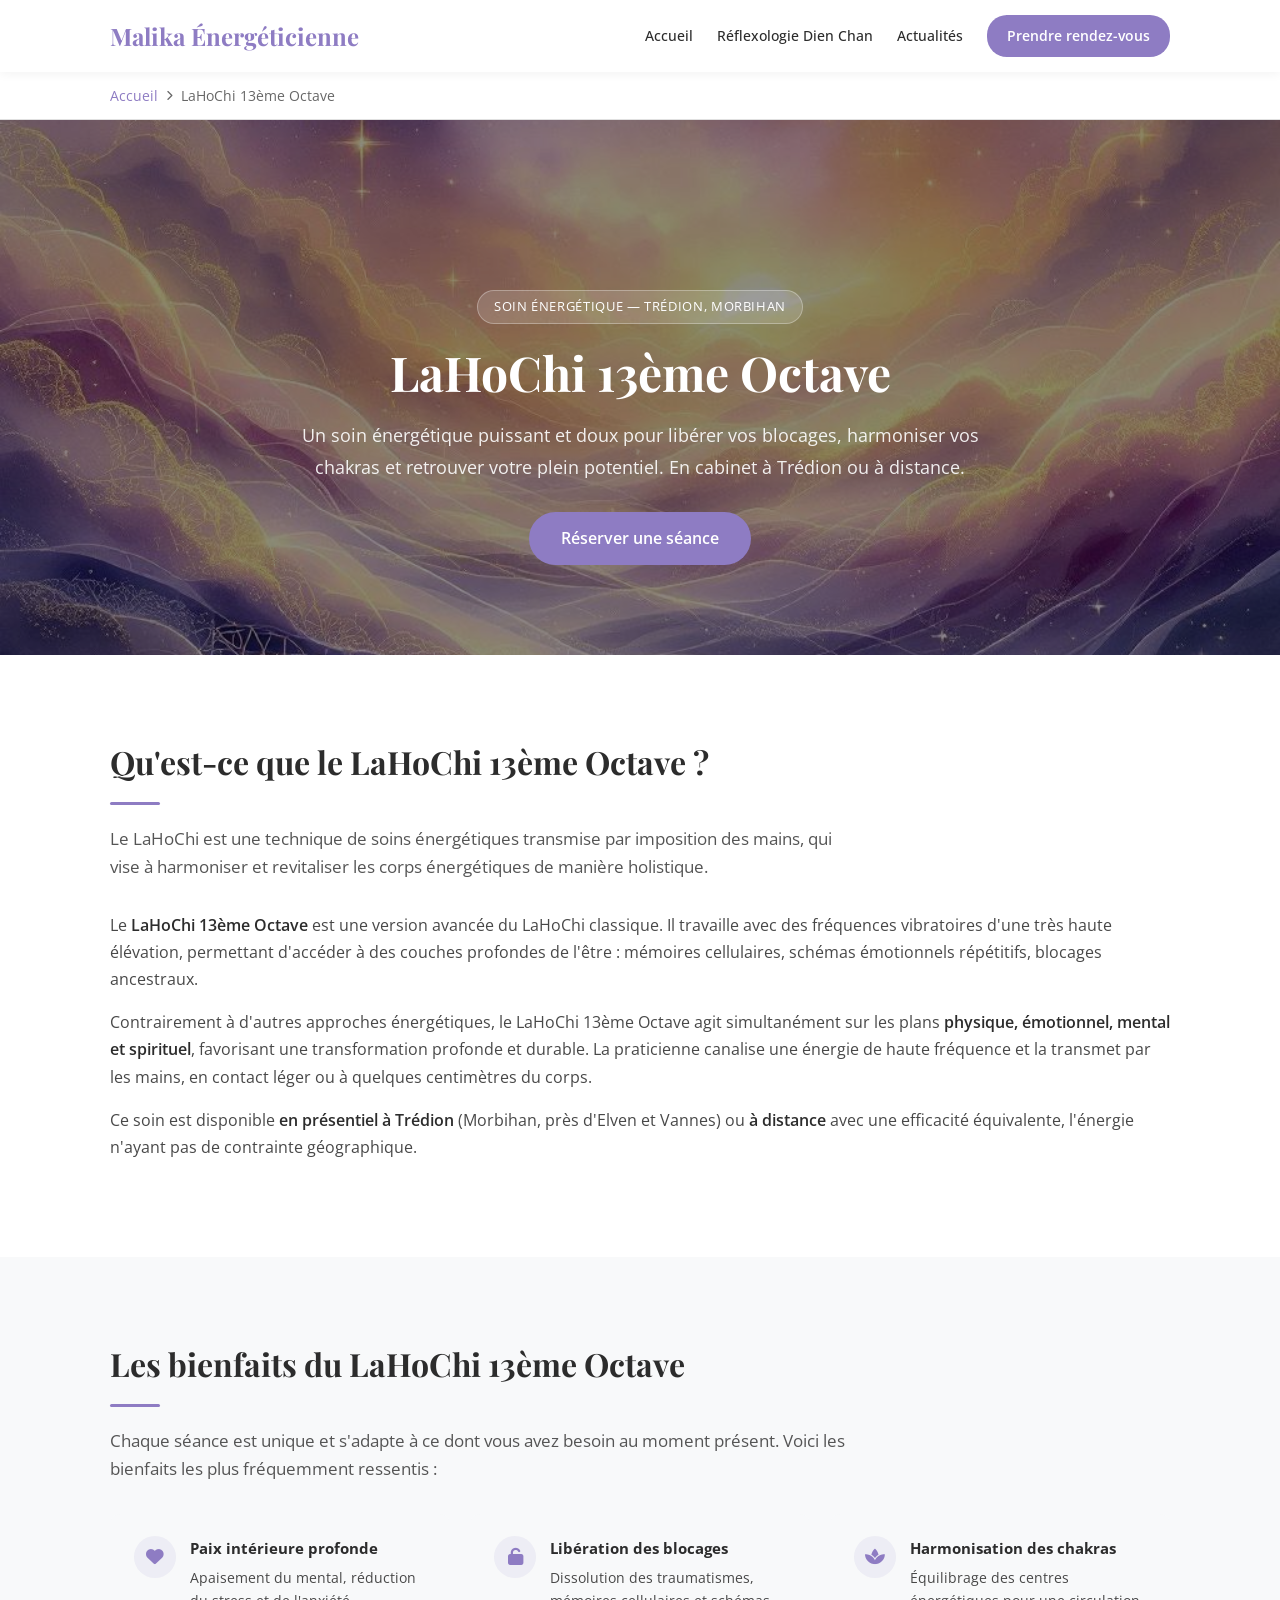
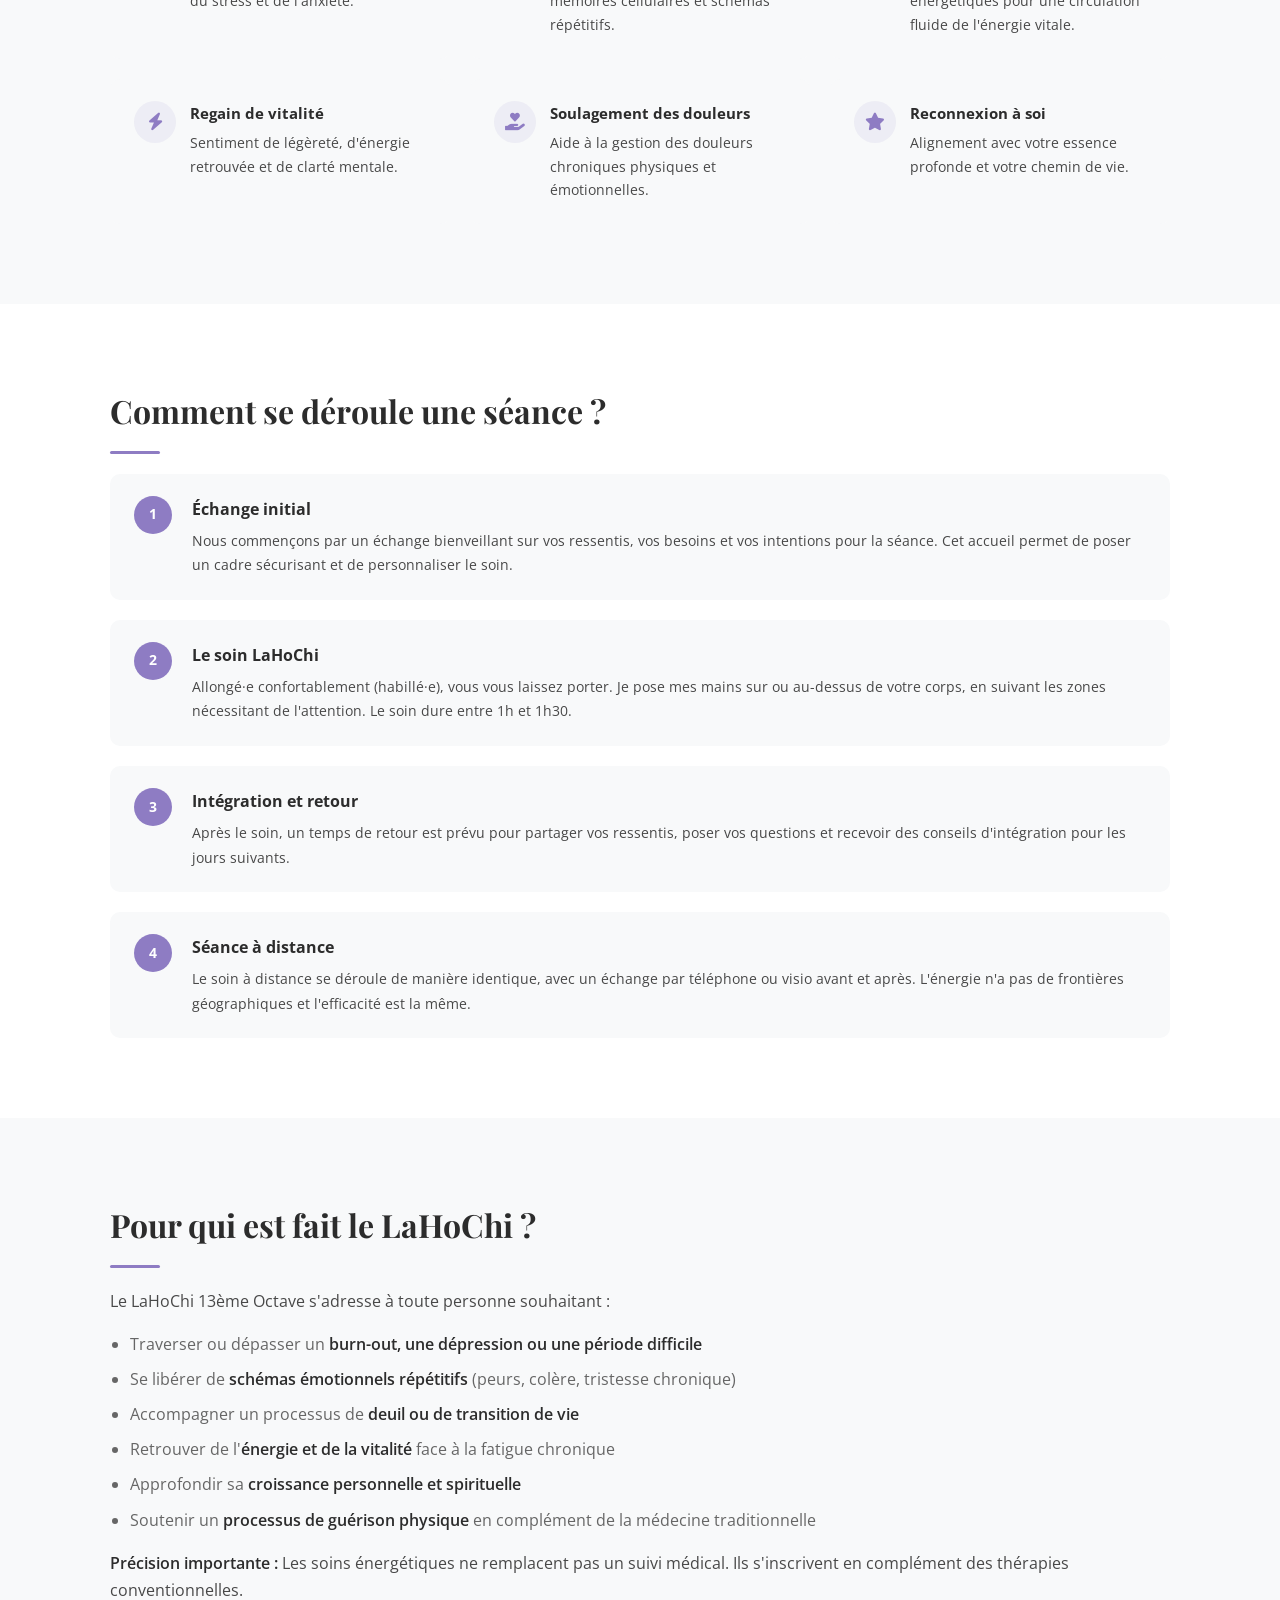
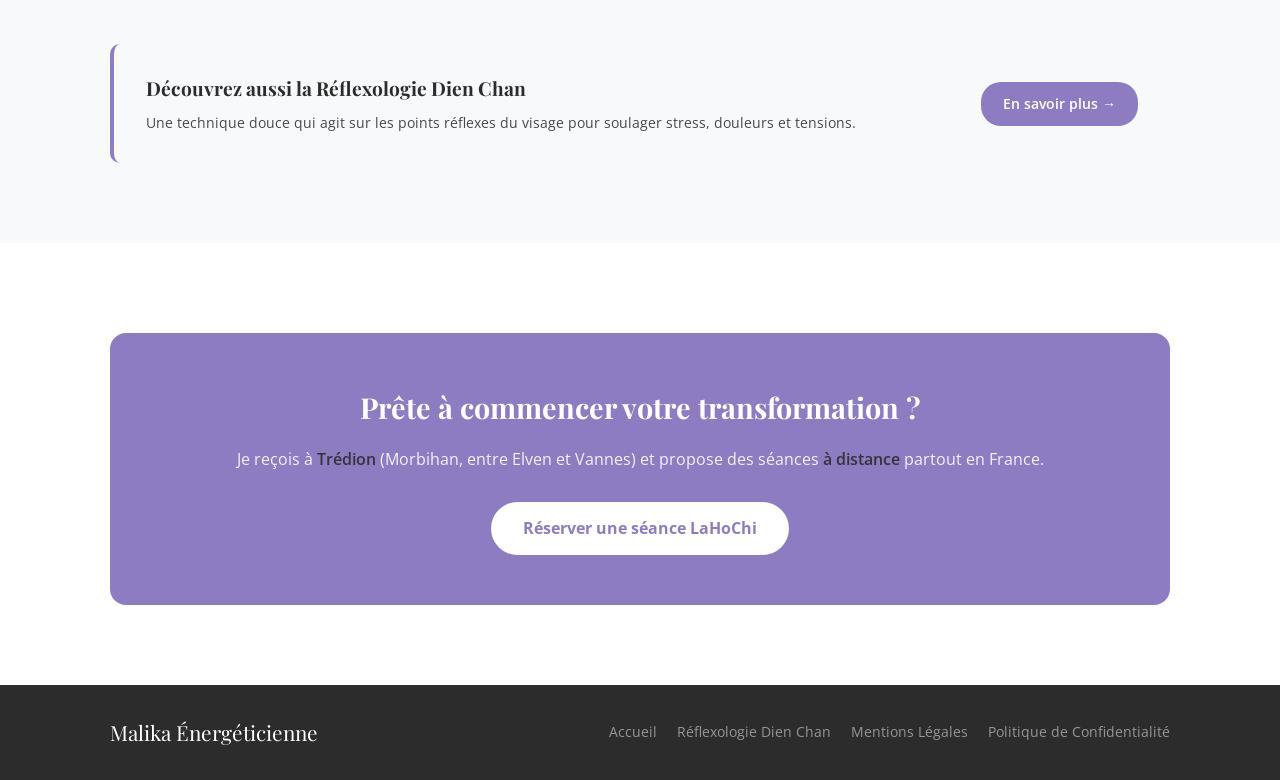
<file: lahochi.html>
<!DOCTYPE html>
<html lang="fr">
<head>
    <meta charset="UTF-8">
    <meta name="viewport" content="width=device-width, initial-scale=1.0">
    <meta name="description" content="Découvrez le LaHoChi 13ème Octave à Trédion avec Malika, praticienne certifiée. Soin énergétique puissant pour libérer les blocages, harmoniser les chakras et retrouver équilibre et vitalité. Séances en cabinet ou à distance.">
    <meta name="robots" content="index, follow">
    <link rel="canonical" href="https://malikaenergeticienne.fr/lahochi.html">
    <meta property="og:title" content="LaHoChi 13ème Octave à Trédion | Malika Énergéticienne">
    <meta property="og:description" content="Soin énergétique LaHoChi 13ème Octave avec Malika, praticienne certifiée à Trédion (Morbihan). Libérez vos blocages émotionnels, harmonisez vos chakras, retrouvez votre équilibre.">
    <meta property="og:type" content="website">
    <meta property="og:url" content="https://malikaenergeticienne.fr/lahochi.html">
    <meta property="og:image" content="https://malikaenergeticienne.fr/assets/images/nuages_cosmiques.jpg">
    <meta property="og:locale" content="fr_FR">
    <title>LaHoChi 13ème Octave à Trédion, Morbihan | Malika Énergéticienne</title>
    <link rel="preconnect" href="https://fonts.googleapis.com">
    <link rel="preconnect" href="https://fonts.gstatic.com" crossorigin>
    <link href="https://fonts.googleapis.com/css2?family=Playfair+Display:wght@400;700&family=Open+Sans:wght@300;400;600&display=swap" rel="stylesheet">
    <link rel="stylesheet" href="https://cdnjs.cloudflare.com/ajax/libs/font-awesome/6.0.0-beta3/css/all.min.css">

    <script type="application/ld+json">
    {
      "@context": "https://schema.org",
      "@type": "Service",
      "name": "LaHoChi 13ème Octave",
      "description": "Soin énergétique avancé par imposition des mains pour harmoniser les corps énergétiques, libérer les blocages émotionnels et renforcer les capacités d'auto-guérison.",
      "provider": {
        "@type": "HealthAndBeautyBusiness",
        "name": "Malika Énergéticienne",
        "url": "https://malikaenergeticienne.fr",
        "telephone": "+33683871846",
        "address": {
          "@type": "PostalAddress",
          "addressLocality": "Trédion",
          "postalCode": "56250",
          "addressRegion": "Morbihan",
          "addressCountry": "FR"
        }
      },
      "areaServed": ["Trédion","Elven","Vannes","Morbihan"],
      "url": "https://malikaenergeticienne.fr/lahochi.html"
    }
    </script>

    <script type="application/ld+json">
    {
      "@context": "https://schema.org",
      "@type": "BreadcrumbList",
      "itemListElement": [
        {"@type":"ListItem","position":1,"name":"Accueil","item":"https://malikaenergeticienne.fr/"},
        {"@type":"ListItem","position":2,"name":"LaHoChi 13ème Octave","item":"https://malikaenergeticienne.fr/lahochi.html"}
      ]
    }
    </script>

    <style>
        :root {
            --primary: #8e7cc3;
            --primary-light: rgba(142,124,195,.1);
            --primary-dark: #7a6bc0;
            --secondary: #f8f9fa;
            --dark: #2c2c2c;
            --light: #ffffff;
            --gray: #e0e0e0;
            --text-muted: #666;
            --transition: all .3s ease;
            --radius: 10px;
            --shadow: 0 5px 15px rgba(0,0,0,.06);
        }
        *, *::before, *::after { margin: 0; padding: 0; box-sizing: border-box; }
        html { scroll-behavior: smooth; }
        body { font-family: 'Open Sans', sans-serif; line-height: 1.7; color: var(--dark); background: var(--secondary); }
        a { text-decoration: none; }
        .container { max-width: 1100px; margin: 0 auto; padding: 0 20px; }

        /* Header */
        header {
            background: var(--light); box-shadow: 0 2px 10px rgba(0,0,0,.05);
            position: fixed; top: 0; left: 0; width: 100%; z-index: 1000; padding: 15px 0;
        }
        .header-inner { display: flex; justify-content: space-between; align-items: center; position: relative; }
        .logo { font-family: 'Playfair Display', serif; font-size: 1.5rem; font-weight: 700; color: var(--primary); }
        .header-nav { display: flex; gap: 24px; align-items: center; }
        .header-nav a { color: var(--dark); font-size: .9rem; font-weight: 500; transition: color .2s; }
        .header-nav a:hover { color: var(--primary); }
        .header-nav .btn-contact {
            background: var(--primary); color: #fff;
            padding: 9px 20px; border-radius: 20px; font-weight: 600; font-size: .875rem;
        }
        .header-nav .btn-contact:hover { background: var(--primary-dark); color: #fff; }

        /* Hamburger */
        .hamburger {
            display: none; flex-direction: column; gap: 5px;
            cursor: pointer; background: none; border: none; padding: 5px;
        }
        .hamburger span {
            display: block; width: 24px; height: 2px;
            background: var(--dark); border-radius: 2px; transition: var(--transition);
        }
        .hamburger.open span:nth-child(1) { transform: translateY(7px) rotate(45deg); }
        .hamburger.open span:nth-child(2) { opacity: 0; }
        .hamburger.open span:nth-child(3) { transform: translateY(-7px) rotate(-45deg); }

        /* Hero */
        .hero {
            background: linear-gradient(rgba(0,0,0,.45), rgba(0,0,0,.45)), url('assets/images/nuages_cosmiques.jpg');
            background-size: cover; background-position: center;
            padding: 170px 0 90px; text-align: center; color: var(--light);
        }
        .hero-badge {
            display: inline-block; background: rgba(255,255,255,.15);
            border: 1px solid rgba(255,255,255,.3); border-radius: 20px;
            padding: 5px 16px; font-size: .8rem; letter-spacing: .05em;
            text-transform: uppercase; margin-bottom: 20px;
        }
        .hero h1 { font-family: 'Playfair Display', serif; font-size: 3rem; line-height: 1.2; margin-bottom: 18px; }
        .hero p { font-size: 1.15rem; max-width: 700px; margin: 0 auto 30px; opacity: .9; }
        .btn {
            display: inline-block; background: var(--primary); color: #fff;
            padding: 13px 32px; border-radius: 30px; font-weight: 600; font-size: 1rem;
            transition: var(--transition);
        }
        .btn:hover { background: var(--primary-dark); transform: translateY(-2px); color: #fff; }

        /* Breadcrumb */
        .breadcrumb {
            background: var(--light); padding: 12px 0;
            border-bottom: 1px solid var(--gray);
        }
        .breadcrumb nav { display: flex; align-items: center; gap: 8px; font-size: .85rem; color: var(--text-muted); }
        .breadcrumb a { color: var(--primary); }
        .breadcrumb a:hover { text-decoration: underline; }
        .breadcrumb i { font-size: .65rem; }

        /* Content sections */
        .section { padding: 80px 0; }
        .section-alt { background: var(--light); }
        .section-title {
            font-family: 'Playfair Display', serif; font-size: 2rem;
            margin-bottom: 20px; color: var(--dark);
        }
        .section-title::after {
            content: ''; display: block; width: 50px; height: 3px;
            background: var(--primary); border-radius: 3px; margin-top: 12px;
        }
        .section-intro { color: #555; font-size: 1.05rem; margin-bottom: 30px; max-width: 750px; }
        p { margin-bottom: 16px; color: #484848; }
        strong { color: var(--dark); font-weight: 600; }

        /* Zones sur fond coloré : forcer le blanc */
        .hero p, .hero .hero-badge { color: #fff; }
        .cta-block p, .cta-block h2 { color: #fff; }

        /* Benefits grid */
        .benefits-grid {
            display: grid; grid-template-columns: repeat(auto-fit, minmax(260px, 1fr));
            gap: 20px; margin-top: 10px;
        }
        .benefit-item {
            background: var(--secondary); border-radius: var(--radius);
            padding: 22px 24px; display: flex; align-items: flex-start; gap: 14px;
        }
        .benefit-icon {
            width: 42px; height: 42px; border-radius: 50%;
            background: var(--primary-light); display: flex; align-items: center; justify-content: center;
            flex-shrink: 0;
        }
        .benefit-icon i { color: var(--primary); font-size: 1.1rem; }
        .benefit-text h4 { font-size: .95rem; margin-bottom: 4px; color: var(--dark); }
        .benefit-text p { font-size: .875rem; margin: 0; }

        /* Steps */
        .steps { display: flex; flex-direction: column; gap: 20px; margin-top: 10px; }
        .step {
            display: flex; gap: 20px; align-items: flex-start;
            background: var(--secondary); border-radius: var(--radius); padding: 22px 24px;
        }
        .step-num {
            width: 38px; height: 38px; border-radius: 50%;
            background: var(--primary); color: #fff;
            display: flex; align-items: center; justify-content: center;
            font-weight: 700; font-size: .9rem; flex-shrink: 0;
        }
        .step-content h4 { margin-bottom: 6px; color: var(--dark); }
        .step-content p { margin: 0; font-size: .9rem; }

        /* CTA block */
        .cta-block {
            background: var(--primary); color: #fff;
            border-radius: 16px; padding: 50px; text-align: center;
            margin-top: 10px;
        }
        .cta-block h2 { font-family: 'Playfair Display', serif; font-size: 1.8rem; margin-bottom: 14px; }
        .cta-block p { opacity: .9; margin-bottom: 28px; }
        .btn-white {
            background: #fff; color: var(--primary);
            padding: 13px 32px; border-radius: 30px; font-weight: 700; font-size: 1rem;
            display: inline-block; transition: var(--transition);
        }
        .btn-white:hover { background: var(--secondary); transform: translateY(-2px); color: var(--primary); }

        /* Other service link */
        .other-service {
            background: var(--secondary); border-radius: var(--radius);
            padding: 28px 32px; display: flex; justify-content: space-between; align-items: center;
            gap: 20px; border-left: 4px solid var(--primary);
        }
        .other-service h3 { font-family: 'Playfair Display', serif; font-size: 1.2rem; margin-bottom: 6px; }
        .other-service p { margin: 0; font-size: .9rem; }
        .other-service a {
            background: var(--primary); color: #fff;
            padding: 10px 22px; border-radius: 20px; font-weight: 600; font-size: .875rem;
            white-space: nowrap; transition: var(--transition);
        }
        .other-service a:hover { background: var(--primary-dark); }

        /* Footer */
        footer { background: var(--dark); color: rgba(255,255,255,.65); padding: 30px 0; margin-top: 0; }
        .footer-inner { display: flex; justify-content: space-between; align-items: center; flex-wrap: wrap; gap: 15px; }
        .footer-logo { font-family: 'Playfair Display', serif; color: #fff; font-size: 1.3rem; }
        .footer-links { display: flex; gap: 20px; flex-wrap: wrap; }
        .footer-links a { color: rgba(255,255,255,.5); transition: color .2s; font-size: .875rem; }
        .footer-links a:hover { color: var(--primary); }

        @media (max-width: 768px) {
            .hero h1 { font-size: 2rem; }
            .hero { padding: 140px 0 70px; }
            .section { padding: 60px 0; }
            .section-title { font-size: 1.6rem; }
            .other-service { flex-direction: column; }
            .cta-block { padding: 35px 20px; }

            .hamburger { display: flex; }
            .header-nav {
                display: none;
                flex-direction: column;
                position: absolute;
                top: calc(100% + 15px);
                left: -20px; right: -20px;
                background: var(--light);
                padding: 20px 30px;
                gap: 16px;
                box-shadow: 0 8px 20px rgba(0,0,0,.1);
                border-top: 2px solid var(--primary-light);
                z-index: 200;
            }
            .header-nav.open { display: flex; }
            .header-nav .btn-contact { text-align: center; }
        }

        @media (max-width: 480px) {
            .logo { font-size: 1.3rem; }
            .hero h1 { font-size: 1.75rem; }
        }
    </style>
</head>
<body>

<header>
    <nav class="container header-inner">
        <a href="index.html" class="logo">Malika Énergéticienne</a>
        <div class="header-nav" id="headerNav">
            <a href="index.html" onclick="closeNav()">Accueil</a>
            <a href="reflexologie-dien-chan.html" onclick="closeNav()">Réflexologie Dien Chan</a>
            <a href="actualites.html" onclick="closeNav()">Actualités</a>
            <a href="index.html#contact" class="btn-contact" onclick="closeNav()">Prendre rendez-vous</a>
        </div>
        <button class="hamburger" id="hamburger" aria-label="Ouvrir le menu" onclick="toggleNav()">
            <span></span><span></span><span></span>
        </button>
    </nav>
</header>

<nav class="breadcrumb" style="margin-top:72px">
    <div class="container">
        <nav aria-label="fil d'Ariane">
            <a href="index.html">Accueil</a>
            <i class="fas fa-chevron-right"></i>
            <span>LaHoChi 13ème Octave</span>
        </nav>
    </div>
</nav>

<!-- Hero -->
<section class="hero">
    <div class="container">
        <div class="hero-badge">Soin énergétique — Trédion, Morbihan</div>
        <h1>LaHoChi 13ème Octave</h1>
        <p>Un soin énergétique puissant et doux pour libérer vos blocages, harmoniser vos chakras et retrouver votre plein potentiel. En cabinet à Trédion ou à distance.</p>
        <a href="index.html#contact" class="btn">Réserver une séance</a>
    </div>
</section>

<!-- Qu'est-ce que le LaHoChi -->
<section class="section section-alt">
    <div class="container">
        <h2 class="section-title">Qu'est-ce que le LaHoChi 13ème Octave ?</h2>
        <p class="section-intro">Le LaHoChi est une technique de soins énergétiques transmise par imposition des mains, qui vise à harmoniser et revitaliser les corps énergétiques de manière holistique.</p>
        <p>Le <strong>LaHoChi 13ème Octave</strong> est une version avancée du LaHoChi classique. Il travaille avec des fréquences vibratoires d'une très haute élévation, permettant d'accéder à des couches profondes de l'être : mémoires cellulaires, schémas émotionnels répétitifs, blocages ancestraux.</p>
        <p>Contrairement à d'autres approches énergétiques, le LaHoChi 13ème Octave agit simultanément sur les plans <strong>physique, émotionnel, mental et spirituel</strong>, favorisant une transformation profonde et durable. La praticienne canalise une énergie de haute fréquence et la transmet par les mains, en contact léger ou à quelques centimètres du corps.</p>
        <p>Ce soin est disponible <strong>en présentiel à Trédion</strong> (Morbihan, près d'Elven et Vannes) ou <strong>à distance</strong> avec une efficacité équivalente, l'énergie n'ayant pas de contrainte géographique.</p>
    </div>
</section>

<!-- Bienfaits -->
<section class="section">
    <div class="container">
        <h2 class="section-title">Les bienfaits du LaHoChi 13ème Octave</h2>
        <p class="section-intro">Chaque séance est unique et s'adapte à ce dont vous avez besoin au moment présent. Voici les bienfaits les plus fréquemment ressentis :</p>

        <div class="benefits-grid">
            <div class="benefit-item">
                <div class="benefit-icon"><i class="fas fa-heart"></i></div>
                <div class="benefit-text">
                    <h4>Paix intérieure profonde</h4>
                    <p>Apaisement du mental, réduction du stress et de l'anxiété.</p>
                </div>
            </div>
            <div class="benefit-item">
                <div class="benefit-icon"><i class="fas fa-unlock"></i></div>
                <div class="benefit-text">
                    <h4>Libération des blocages</h4>
                    <p>Dissolution des traumatismes, mémoires cellulaires et schémas répétitifs.</p>
                </div>
            </div>
            <div class="benefit-item">
                <div class="benefit-icon"><i class="fas fa-spa"></i></div>
                <div class="benefit-text">
                    <h4>Harmonisation des chakras</h4>
                    <p>Équilibrage des centres énergétiques pour une circulation fluide de l'énergie vitale.</p>
                </div>
            </div>
            <div class="benefit-item">
                <div class="benefit-icon"><i class="fas fa-bolt"></i></div>
                <div class="benefit-text">
                    <h4>Regain de vitalité</h4>
                    <p>Sentiment de légèreté, d'énergie retrouvée et de clarté mentale.</p>
                </div>
            </div>
            <div class="benefit-item">
                <div class="benefit-icon"><i class="fas fa-hand-holding-heart"></i></div>
                <div class="benefit-text">
                    <h4>Soulagement des douleurs</h4>
                    <p>Aide à la gestion des douleurs chroniques physiques et émotionnelles.</p>
                </div>
            </div>
            <div class="benefit-item">
                <div class="benefit-icon"><i class="fas fa-star"></i></div>
                <div class="benefit-text">
                    <h4>Reconnexion à soi</h4>
                    <p>Alignement avec votre essence profonde et votre chemin de vie.</p>
                </div>
            </div>
        </div>
    </div>
</section>

<!-- Déroulement -->
<section class="section section-alt">
    <div class="container">
        <h2 class="section-title">Comment se déroule une séance ?</h2>
        <div class="steps">
            <div class="step">
                <div class="step-num">1</div>
                <div class="step-content">
                    <h4>Échange initial</h4>
                    <p>Nous commençons par un échange bienveillant sur vos ressentis, vos besoins et vos intentions pour la séance. Cet accueil permet de poser un cadre sécurisant et de personnaliser le soin.</p>
                </div>
            </div>
            <div class="step">
                <div class="step-num">2</div>
                <div class="step-content">
                    <h4>Le soin LaHoChi</h4>
                    <p>Allongé·e confortablement (habillé·e), vous vous laissez porter. Je pose mes mains sur ou au-dessus de votre corps, en suivant les zones nécessitant de l'attention. Le soin dure entre 1h et 1h30.</p>
                </div>
            </div>
            <div class="step">
                <div class="step-num">3</div>
                <div class="step-content">
                    <h4>Intégration et retour</h4>
                    <p>Après le soin, un temps de retour est prévu pour partager vos ressentis, poser vos questions et recevoir des conseils d'intégration pour les jours suivants.</p>
                </div>
            </div>
            <div class="step">
                <div class="step-num">4</div>
                <div class="step-content">
                    <h4>Séance à distance</h4>
                    <p>Le soin à distance se déroule de manière identique, avec un échange par téléphone ou visio avant et après. L'énergie n'a pas de frontières géographiques et l'efficacité est la même.</p>
                </div>
            </div>
        </div>
    </div>
</section>

<!-- Pour qui -->
<section class="section">
    <div class="container">
        <h2 class="section-title">Pour qui est fait le LaHoChi ?</h2>
        <p>Le LaHoChi 13ème Octave s'adresse à toute personne souhaitant :</p>
        <ul style="padding-left:20px; margin-bottom:16px; color:var(--text-muted);">
            <li style="margin-bottom:8px">Traverser ou dépasser un <strong>burn-out, une dépression ou une période difficile</strong></li>
            <li style="margin-bottom:8px">Se libérer de <strong>schémas émotionnels répétitifs</strong> (peurs, colère, tristesse chronique)</li>
            <li style="margin-bottom:8px">Accompagner un processus de <strong>deuil ou de transition de vie</strong></li>
            <li style="margin-bottom:8px">Retrouver de l'<strong>énergie et de la vitalité</strong> face à la fatigue chronique</li>
            <li style="margin-bottom:8px">Approfondir sa <strong>croissance personnelle et spirituelle</strong></li>
            <li style="margin-bottom:8px">Soutenir un <strong>processus de guérison physique</strong> en complément de la médecine traditionnelle</li>
        </ul>
        <p><strong>Précision importante :</strong> Les soins énergétiques ne remplacent pas un suivi médical. Ils s'inscrivent en complément des thérapies conventionnelles.</p>

        <div class="other-service" style="margin-top:40px">
            <div>
                <h3>Découvrez aussi la Réflexologie Dien Chan</h3>
                <p>Une technique douce qui agit sur les points réflexes du visage pour soulager stress, douleurs et tensions.</p>
            </div>
            <a href="reflexologie-dien-chan.html">En savoir plus →</a>
        </div>
    </div>
</section>

<!-- CTA -->
<section class="section section-alt">
    <div class="container">
        <div class="cta-block">
            <h2>Prête à commencer votre transformation ?</h2>
            <p>Je reçois à <strong>Trédion</strong> (Morbihan, entre Elven et Vannes) et propose des séances <strong>à distance</strong> partout en France.</p>
            <a href="index.html#contact" class="btn-white">Réserver une séance LaHoChi</a>
        </div>
    </div>
</section>

<footer>
    <div class="container">
        <div class="footer-inner">
            <div class="footer-logo">Malika Énergéticienne</div>
            <div class="footer-links">
                <a href="index.html">Accueil</a>
                <a href="reflexologie-dien-chan.html">Réflexologie Dien Chan</a>
                <a href="mentions-legales.html">Mentions Légales</a>
                <a href="politique-confidentialite.html">Politique de Confidentialité</a>
            </div>
        </div>
    </div>
</footer>

<script>
function toggleNav() {
    document.getElementById('headerNav').classList.toggle('open');
    document.getElementById('hamburger').classList.toggle('open');
}
function closeNav() {
    document.getElementById('headerNav').classList.remove('open');
    document.getElementById('hamburger').classList.remove('open');
}
</script>
</body>
</html>
</file>
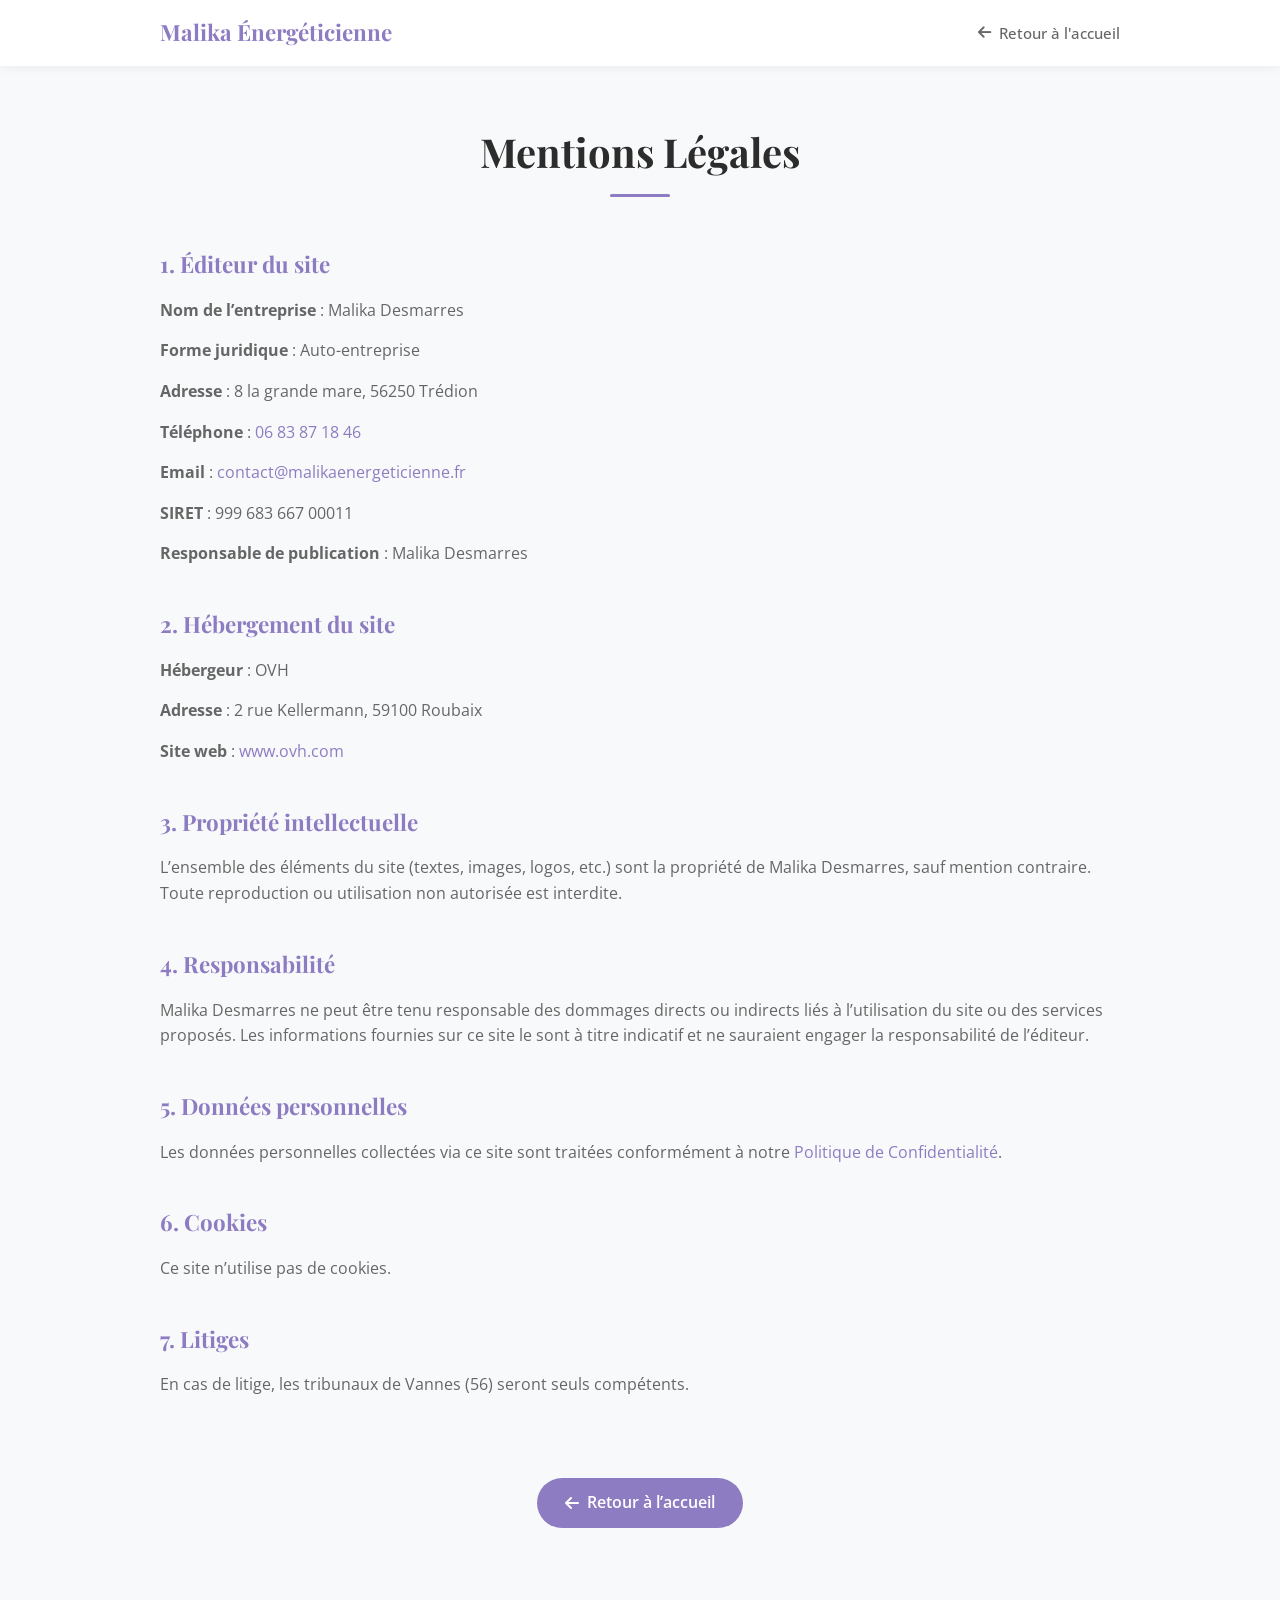
<file: mentions-legales.html>
<!DOCTYPE html>
<html lang="fr">
<head>
    <meta charset="UTF-8">
    <meta name="viewport" content="width=device-width, initial-scale=1.0">
    <meta name="description" content="Mentions légales de Malika Energéticienne">
    <title>Mentions Légales | Malika Energéticienne</title>
    <link rel="preconnect" href="https://fonts.googleapis.com">
    <link rel="preconnect" href="https://fonts.gstatic.com" crossorigin>
    <link rel="stylesheet" href="https://fonts.googleapis.com/css2?family=Playfair+Display:wght@400;700&family=Open+Sans:wght@300;400;600&display=swap">
    <link rel="stylesheet" href="https://cdnjs.cloudflare.com/ajax/libs/font-awesome/6.0.0-beta3/css/all.min.css">
    <style>
        :root {
            --primary: #8e7cc3;
            --primary-dark: #7a6bc0;
            --dark: #2c2c2c;
            --gray: #e0e0e0;
            --text-muted: #666;
            --secondary: #f8f9fa;
            --light: #ffffff;
        }

        * { margin: 0; padding: 0; box-sizing: border-box; }

        body {
            font-family: 'Open Sans', sans-serif;
            line-height: 1.6;
            color: #333;
            background-color: var(--secondary);
            padding-top: 70px;
        }

        /* ── HEADER ── */
        header {
            background-color: var(--light);
            box-shadow: 0 2px 10px rgba(0,0,0,0.05);
            position: fixed;
            top: 0;
            width: 100%;
            z-index: 100;
            padding: 15px 0;
        }

        .header-inner {
            max-width: 1000px;
            margin: 0 auto;
            padding: 0 20px;
            display: flex;
            justify-content: space-between;
            align-items: center;
        }

        .logo {
            font-family: 'Playfair Display', serif;
            font-size: 1.4rem;
            font-weight: 700;
            color: var(--primary);
            text-decoration: none;
        }

        .back-link {
            display: flex;
            align-items: center;
            gap: 8px;
            color: var(--text-muted);
            text-decoration: none;
            font-size: 0.95rem;
            font-weight: 500;
            transition: color 0.2s ease;
        }

        .back-link:hover { color: var(--primary); text-decoration: none; }

        /* ── CONTENU ── */
        .container {
            max-width: 1000px;
            margin: 0 auto;
            padding: 50px 20px 80px;
        }

        h1 {
            font-family: 'Playfair Display', serif;
            font-size: 2.5rem;
            text-align: center;
            color: var(--dark);
            margin-bottom: 10px;
        }

        .page-divider {
            width: 60px;
            height: 3px;
            background-color: var(--primary);
            border-radius: 3px;
            margin: 0 auto 50px;
        }

        h2 {
            font-family: 'Playfair Display', serif;
            font-size: 1.4rem;
            margin-top: 40px;
            margin-bottom: 15px;
            color: var(--primary);
        }

        p, ul, ol {
            color: var(--text-muted);
            margin-bottom: 15px;
        }

        ul, ol { padding-left: 20px; }
        li { margin-bottom: 5px; }

        a {
            color: var(--primary);
            text-decoration: none;
        }

        a:hover { text-decoration: underline; }

        .back-btn {
            display: inline-flex;
            align-items: center;
            gap: 8px;
            background-color: var(--primary);
            color: white;
            padding: 12px 28px;
            border-radius: 30px;
            text-decoration: none;
            font-weight: 600;
            margin-top: 30px;
            transition: background-color 0.2s ease, transform 0.2s ease;
        }

        .back-btn:hover {
            background-color: var(--primary-dark);
            transform: translateY(-2px);
            text-decoration: none;
            color: white;
        }

        @media (max-width: 480px) {
            h1 { font-size: 1.8rem; }
            .logo { font-size: 1.2rem; }
        }
    </style>
</head>
<body>

    <header>
        <div class="header-inner">
            <a href="index.html" class="logo">Malika Énergéticienne</a>
            <a href="index.html" class="back-link">
                <i class="fas fa-arrow-left"></i> Retour à l'accueil
            </a>
        </div>
    </header>

    <div class="container">
        <h1>Mentions Légales</h1>
        <div class="page-divider"></div>

        <h2>1. Éditeur du site</h2>
        <p><strong>Nom de l’entreprise</strong> : Malika Desmarres</p>
        <p><strong>Forme juridique</strong> : Auto-entreprise</p>
        <p><strong>Adresse</strong> : 8 la grande mare, 56250 Trédion</p>
        <p><strong>Téléphone</strong> : <a href="tel:0683871546">06 83 87 18 46</a></p>
        <p><strong>Email</strong> : <a href="mailto:contact@malikaenergeticienne.fr">contact@malikaenergeticienne.fr</a></p>
        <p><strong>SIRET</strong> : 999 683 667 00011</p>
        <p><strong>Responsable de publication</strong> : Malika Desmarres</p>

        <h2>2. Hébergement du site</h2>
        <p><strong>Hébergeur</strong> : OVH</p>
        <p><strong>Adresse</strong> : 2 rue Kellermann, 59100 Roubaix</p>
        <p><strong>Site web</strong> : <a href="https://www.ovh.com" target="_blank">www.ovh.com</a></p>

        <h2>3. Propriété intellectuelle</h2>
        <p>L’ensemble des éléments du site (textes, images, logos, etc.) sont la propriété de Malika Desmarres, sauf mention contraire. Toute reproduction ou utilisation non autorisée est interdite.</p>

        <h2>4. Responsabilité</h2>
        <p>Malika Desmarres ne peut être tenu responsable des dommages directs ou indirects liés à l’utilisation du site ou des services proposés. Les informations fournies sur ce site le sont à titre indicatif et ne sauraient engager la responsabilité de l’éditeur.</p>

        <h2>5. Données personnelles</h2>
        <p>Les données personnelles collectées via ce site sont traitées conformément à notre <a href="politique-confidentialite.html">Politique de Confidentialité</a>.</p>

        <h2>6. Cookies</h2>
        <p>Ce site n’utilise pas de cookies.</p>

        <h2>7. Litiges</h2>
        <p>En cas de litige, les tribunaux de Vannes (56) seront seuls compétents.</p>

        <div style="text-align: center; margin-top: 50px;">
            <a href="index.html" class="back-btn">
                <i class="fas fa-arrow-left"></i> Retour à l’accueil
            </a>
        </div>
    </div>
</body>
</html>
</file>
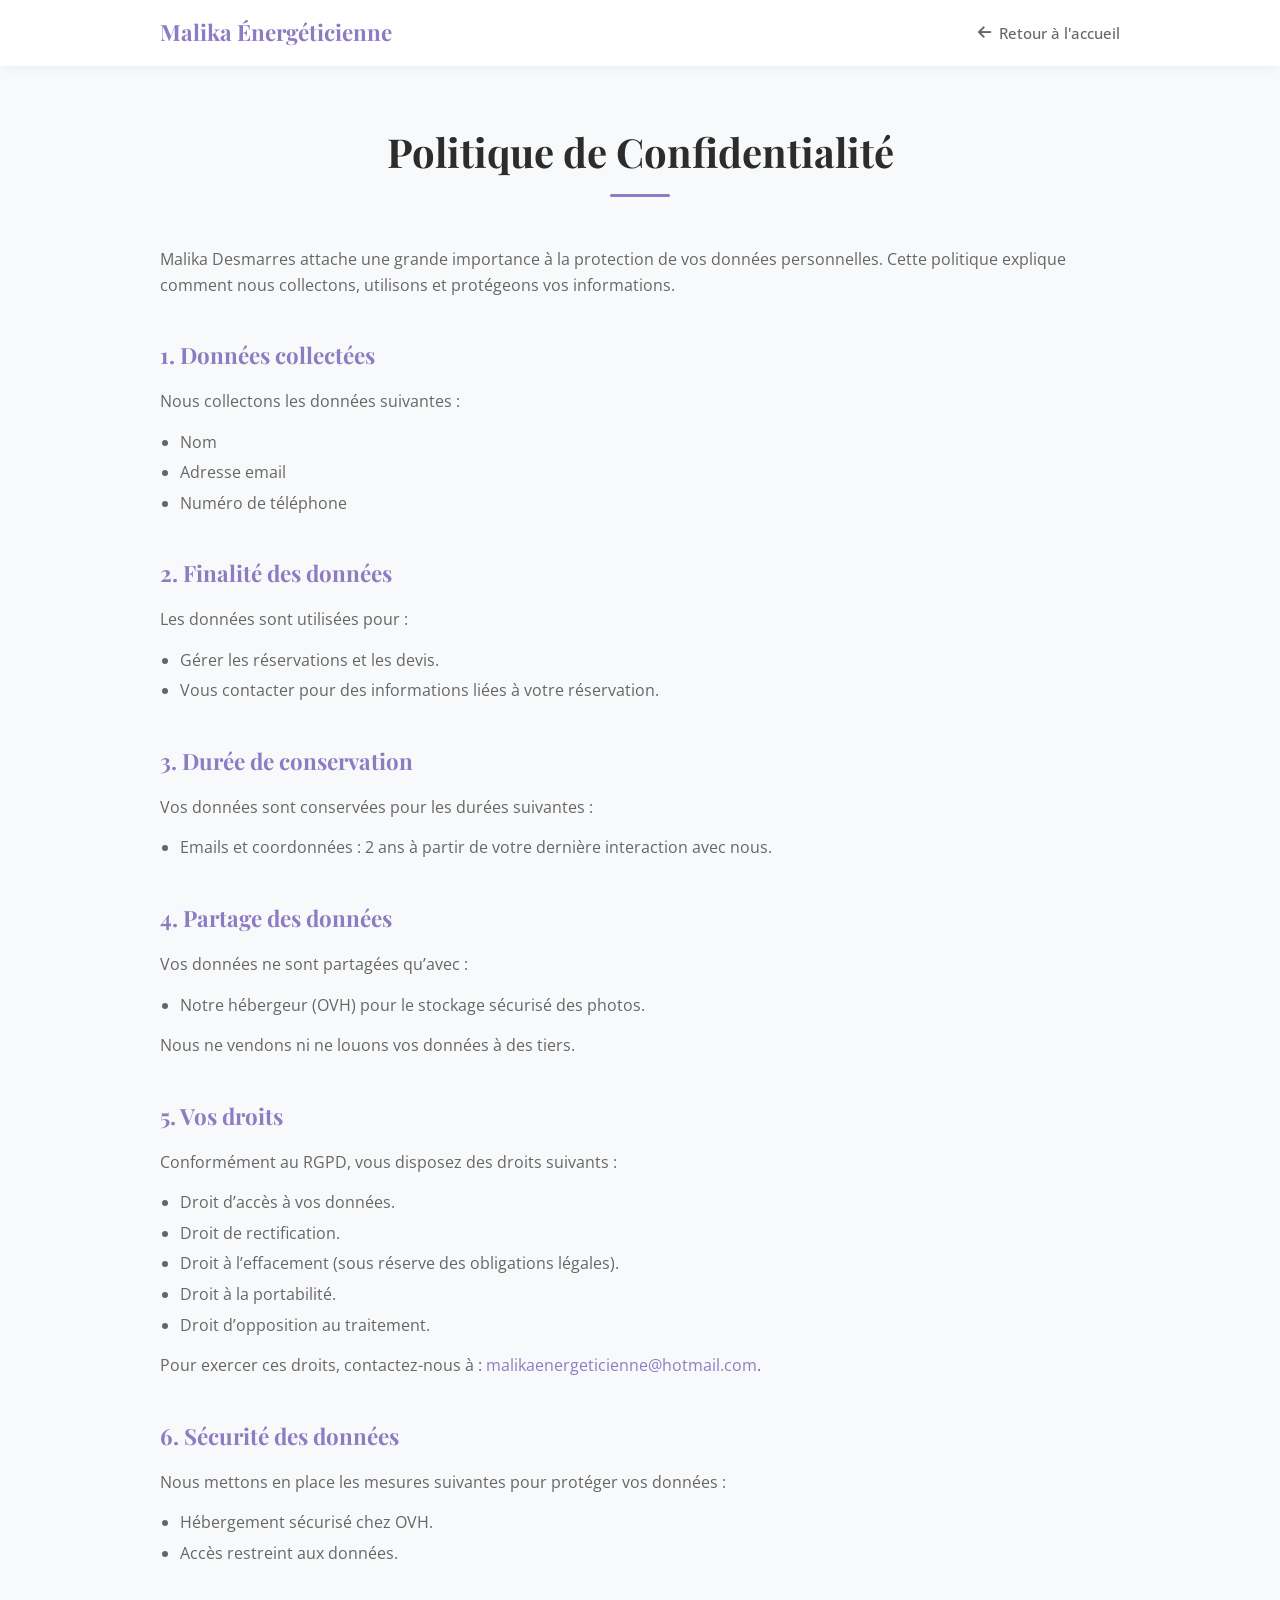
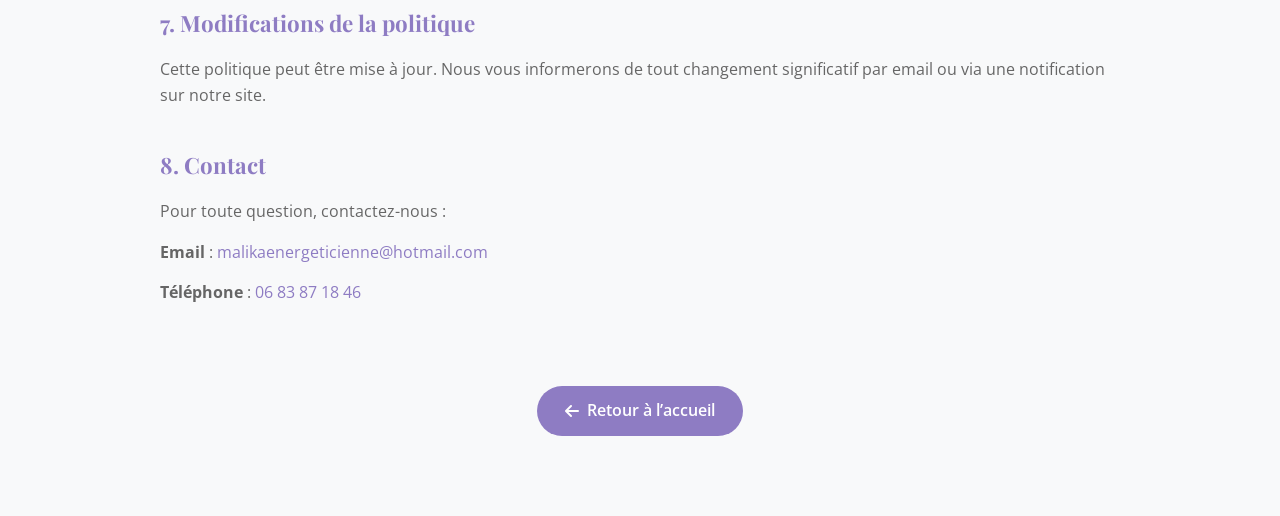
<file: politique-confidentialite.html>
<!DOCTYPE html>
<html lang="fr">
<head>
    <meta charset="UTF-8">
    <meta name="viewport" content="width=device-width, initial-scale=1.0">
    <meta name="description" content="Politique de confidentialité de Malika Energéticienne">
    <title>Politique de Confidentialité | Malika Energéticienne</title>
    <link rel="preconnect" href="https://fonts.googleapis.com">
    <link rel="preconnect" href="https://fonts.gstatic.com" crossorigin>
    <link rel="stylesheet" href="https://fonts.googleapis.com/css2?family=Playfair+Display:wght@400;700&family=Open+Sans:wght@300;400;600&display=swap">
    <link rel="stylesheet" href="https://cdnjs.cloudflare.com/ajax/libs/font-awesome/6.0.0-beta3/css/all.min.css">
    <style>
        :root {
            --primary: #8e7cc3;
            --primary-dark: #7a6bc0;
            --dark: #2c2c2c;
            --gray: #e0e0e0;
            --text-muted: #666;
            --secondary: #f8f9fa;
            --light: #ffffff;
        }

        * { margin: 0; padding: 0; box-sizing: border-box; }

        body {
            font-family: 'Open Sans', sans-serif;
            line-height: 1.6;
            color: #333;
            background-color: var(--secondary);
            padding-top: 70px;
        }

        /* ── HEADER ── */
        header {
            background-color: var(--light);
            box-shadow: 0 2px 10px rgba(0,0,0,0.05);
            position: fixed;
            top: 0;
            width: 100%;
            z-index: 100;
            padding: 15px 0;
        }

        .header-inner {
            max-width: 1000px;
            margin: 0 auto;
            padding: 0 20px;
            display: flex;
            justify-content: space-between;
            align-items: center;
        }

        .logo {
            font-family: 'Playfair Display', serif;
            font-size: 1.4rem;
            font-weight: 700;
            color: var(--primary);
            text-decoration: none;
        }

        .back-link {
            display: flex;
            align-items: center;
            gap: 8px;
            color: var(--text-muted);
            text-decoration: none;
            font-size: 0.95rem;
            font-weight: 500;
            transition: color 0.2s ease;
        }

        .back-link:hover { color: var(--primary); text-decoration: none; }

        /* ── CONTENU ── */
        .container {
            max-width: 1000px;
            margin: 0 auto;
            padding: 50px 20px 80px;
        }

        h1 {
            font-family: 'Playfair Display', serif;
            font-size: 2.5rem;
            text-align: center;
            color: var(--dark);
            margin-bottom: 10px;
        }

        .page-divider {
            width: 60px;
            height: 3px;
            background-color: var(--primary);
            border-radius: 3px;
            margin: 0 auto 50px;
        }

        h2 {
            font-family: 'Playfair Display', serif;
            font-size: 1.4rem;
            margin-top: 40px;
            margin-bottom: 15px;
            color: var(--primary);
        }

        p, ul, ol {
            color: var(--text-muted);
            margin-bottom: 15px;
        }

        ul, ol { padding-left: 20px; }
        li { margin-bottom: 5px; }

        a {
            color: var(--primary);
            text-decoration: none;
        }

        a:hover { text-decoration: underline; }

        .back-btn {
            display: inline-flex;
            align-items: center;
            gap: 8px;
            background-color: var(--primary);
            color: white;
            padding: 12px 28px;
            border-radius: 30px;
            text-decoration: none;
            font-weight: 600;
            margin-top: 30px;
            transition: background-color 0.2s ease, transform 0.2s ease;
        }

        .back-btn:hover {
            background-color: var(--primary-dark);
            transform: translateY(-2px);
            text-decoration: none;
            color: white;
        }

        @media (max-width: 480px) {
            h1 { font-size: 1.8rem; }
            .logo { font-size: 1.2rem; }
        }
    </style>
</head>
<body>

    <header>
        <div class="header-inner">
            <a href="index.html" class="logo">Malika Énergéticienne</a>
            <a href="index.html" class="back-link">
                <i class="fas fa-arrow-left"></i> Retour à l'accueil
            </a>
        </div>
    </header>

    <div class="container">
        <h1>Politique de Confidentialité</h1>
        <div class="page-divider"></div>

        <p>Malika Desmarres attache une grande importance à la protection de vos données personnelles. Cette politique explique comment nous collectons, utilisons et protégeons vos informations.</p>

        <h2>1. Données collectées</h2>
        <p>Nous collectons les données suivantes :</p>
        <ul>
            <li>Nom</li>
            <li>Adresse email</li>
            <li>Numéro de téléphone</li>
        </ul>

        <h2>2. Finalité des données</h2>
        <p>Les données sont utilisées pour :</p>
        <ul>
            <li>Gérer les réservations et les devis.</li>
            <li>Vous contacter pour des informations liées à votre réservation.</li>
        </ul>

        <h2>3. Durée de conservation</h2>
        <p>Vos données sont conservées pour les durées suivantes :</p>
        <ul>
            <li>Emails et coordonnées : 2 ans à partir de votre dernière interaction avec nous.</li>
        </ul>

        <h2>4. Partage des données</h2>
        <p>Vos données ne sont partagées qu’avec :</p>
        <ul>
            <li>Notre hébergeur (OVH) pour le stockage sécurisé des photos.</li>
        </ul>
        <p>Nous ne vendons ni ne louons vos données à des tiers.</p>

        <h2>5. Vos droits</h2>
        <p>Conformément au RGPD, vous disposez des droits suivants :</p>
        <ul>
            <li>Droit d’accès à vos données.</li>
            <li>Droit de rectification.</li>
            <li>Droit à l’effacement (sous réserve des obligations légales).</li>
            <li>Droit à la portabilité.</li>
            <li>Droit d’opposition au traitement.</li>
        </ul>
        <p>Pour exercer ces droits, contactez-nous à : <a href="mailto:malikaenergeticienne@hotmail.com">malikaenergeticienne@hotmail.com</a>.</p>

        <h2>6. Sécurité des données</h2>
        <p>Nous mettons en place les mesures suivantes pour protéger vos données :</p>
        <ul>
            <li>Hébergement sécurisé chez OVH.</li>
            <li>Accès restreint aux données.</li>
        </ul>

        <h2>7. Modifications de la politique</h2>
        <p>Cette politique peut être mise à jour. Nous vous informerons de tout changement significatif par email ou via une notification sur notre site.</p>

        <h2>8. Contact</h2>
        <p>Pour toute question, contactez-nous :</p>
        <p><strong>Email</strong> : <a href="mailto:malikaenergeticienne@hotmail.com">malikaenergeticienne@hotmail.com</a></p>
        <p><strong>Téléphone</strong> : <a href="tel:0683871846">06 83 87 18 46</a></p>

        <div style="text-align: center; margin-top: 50px;">
            <a href="index.html" class="back-btn">
                <i class="fas fa-arrow-left"></i> Retour à l’accueil
            </a>
        </div>
    </div>
</body>
</html>
</file>
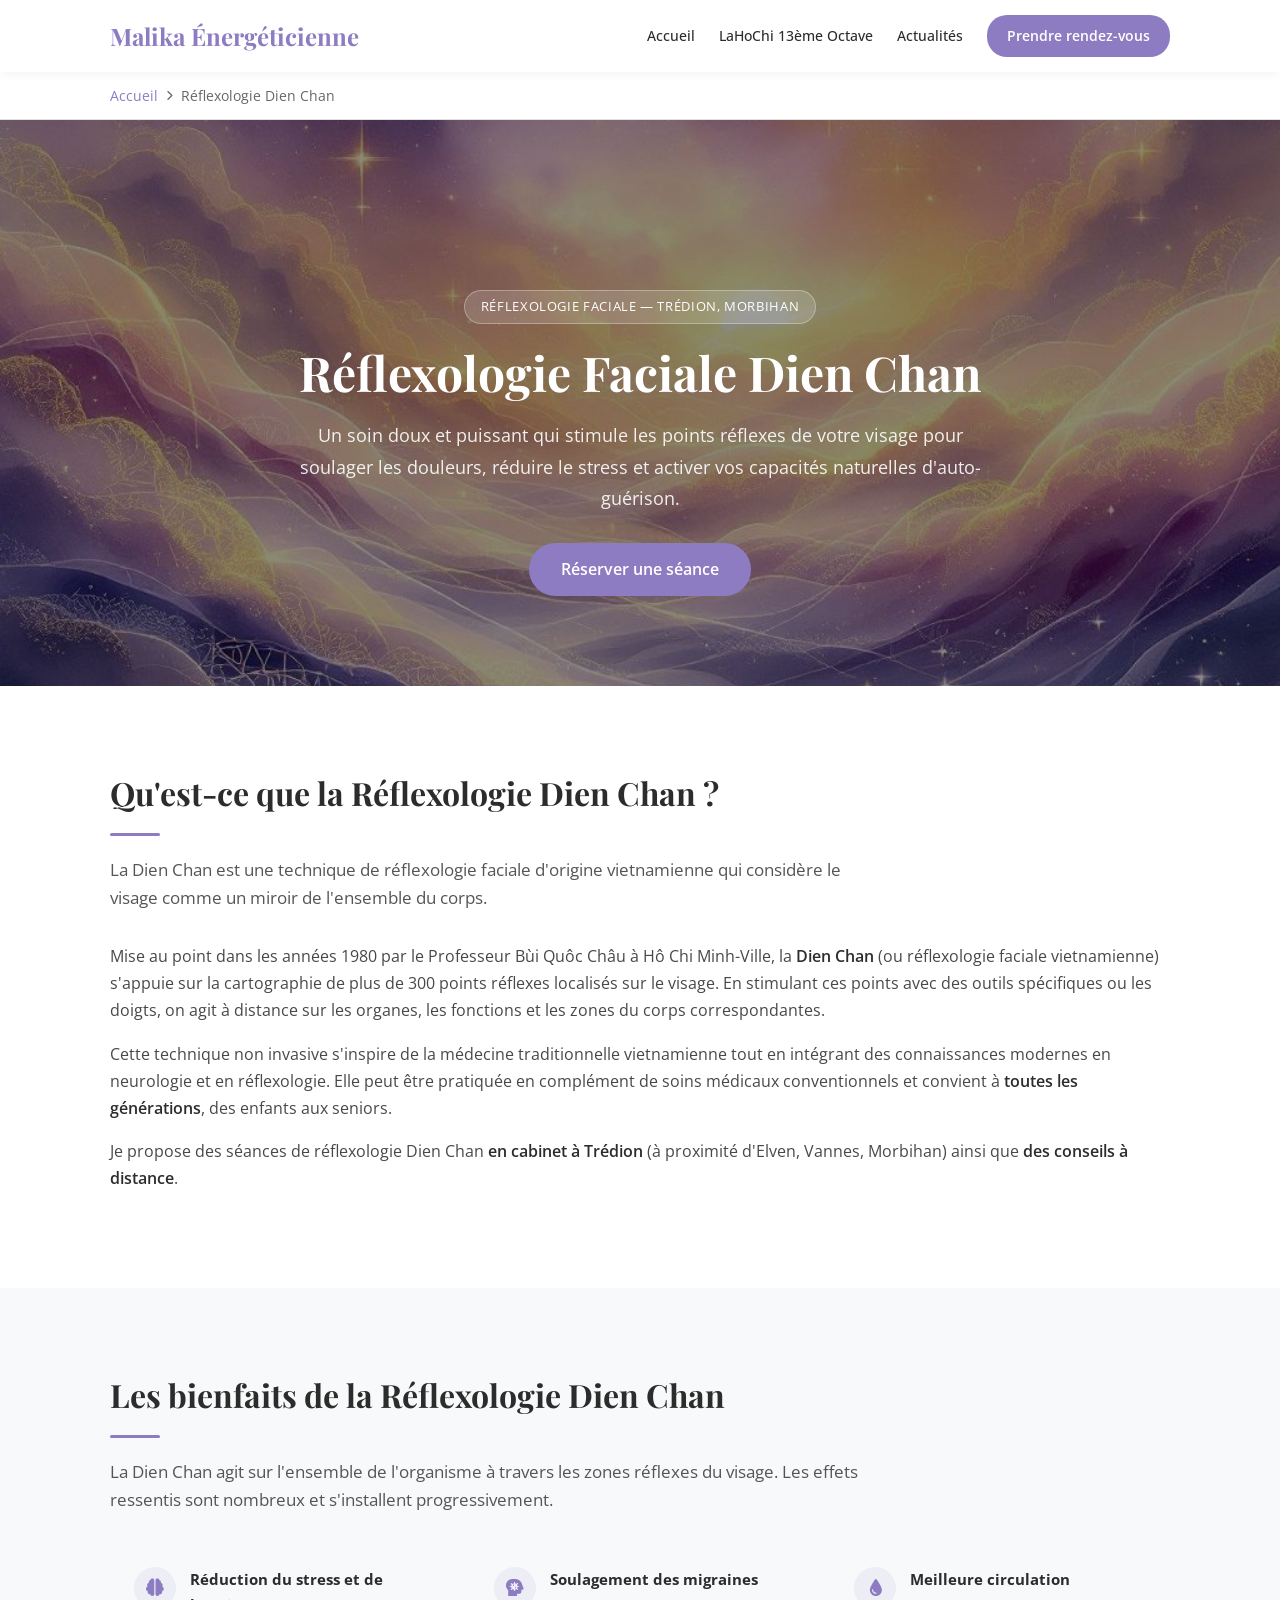
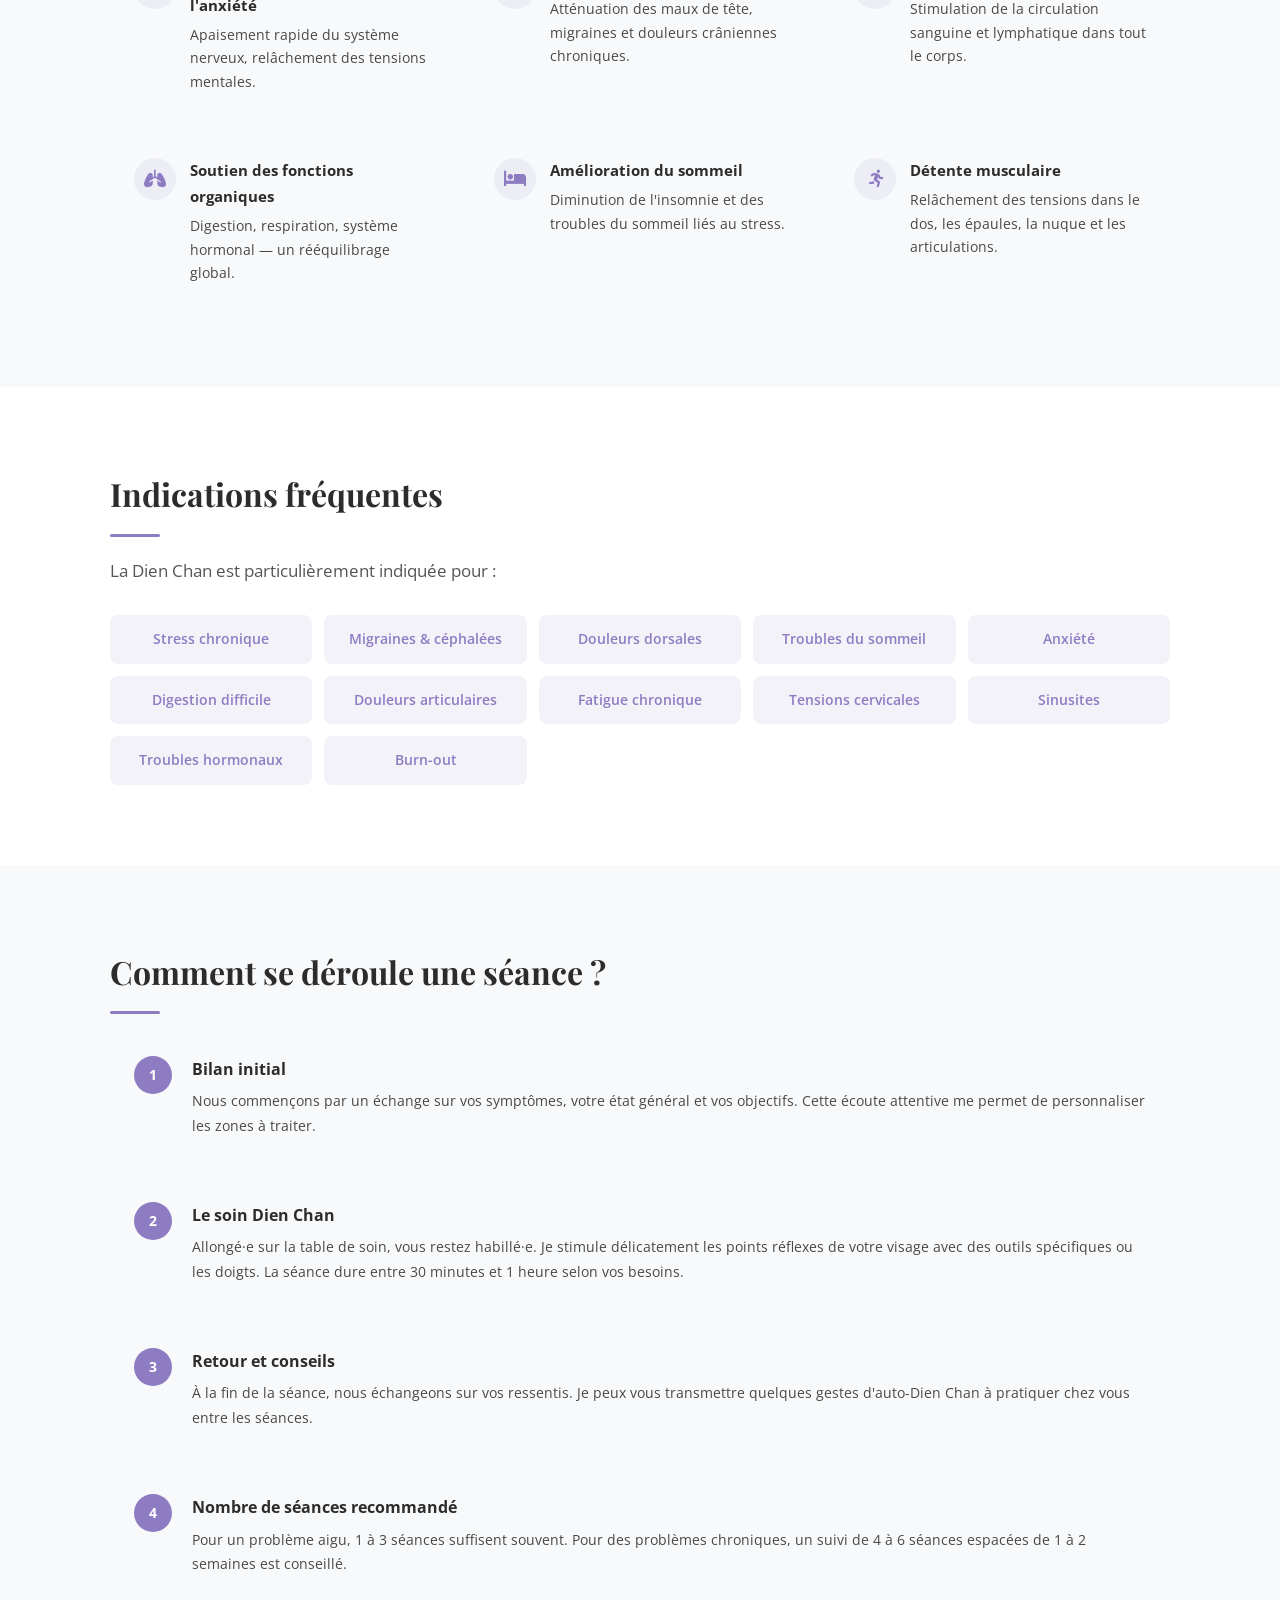
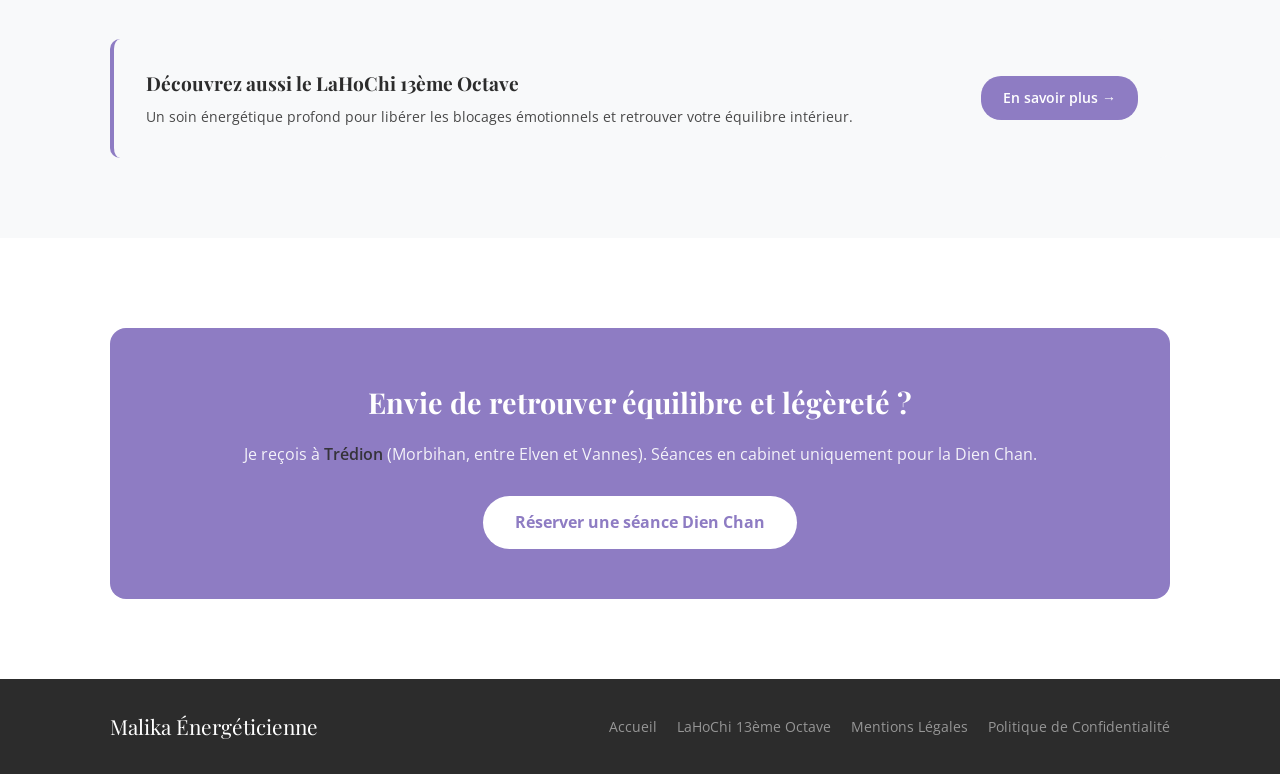
<file: reflexologie-dien-chan.html>
<!DOCTYPE html>
<html lang="fr">
<head>
    <meta charset="UTF-8">
    <meta name="viewport" content="width=device-width, initial-scale=1.0">
    <meta name="description" content="Découvrez la Réflexologie Faciale Dien Chan à Trédion avec Malika, praticienne certifiée. Soin doux et efficace pour réduire le stress, soulager les douleurs et retrouver un bien-être global. Séances en cabinet ou à distance.">
    <meta name="robots" content="index, follow">
    <link rel="canonical" href="https://malikaenergeticienne.fr/reflexologie-dien-chan.html">
    <meta property="og:title" content="Réflexologie Faciale Dien Chan à Trédion | Malika Énergéticienne">
    <meta property="og:description" content="Réflexologie faciale Dien Chan avec Malika, praticienne certifiée à Trédion (Morbihan). Soin doux pour soulager stress, migraines, douleurs et tensions. En cabinet ou à distance.">
    <meta property="og:type" content="website">
    <meta property="og:url" content="https://malikaenergeticienne.fr/reflexologie-dien-chan.html">
    <meta property="og:image" content="https://malikaenergeticienne.fr/assets/images/nuages_cosmiques.jpg">
    <meta property="og:locale" content="fr_FR">
    <title>Réflexologie Faciale Dien Chan à Trédion, Morbihan | Malika Énergéticienne</title>
    <link rel="preconnect" href="https://fonts.googleapis.com">
    <link rel="preconnect" href="https://fonts.gstatic.com" crossorigin>
    <link href="https://fonts.googleapis.com/css2?family=Playfair+Display:wght@400;700&family=Open+Sans:wght@300;400;600&display=swap" rel="stylesheet">
    <link rel="stylesheet" href="https://cdnjs.cloudflare.com/ajax/libs/font-awesome/6.0.0-beta3/css/all.min.css">

    <script type="application/ld+json">
    {
      "@context": "https://schema.org",
      "@type": "Service",
      "name": "Réflexologie Faciale Dien Chan",
      "description": "Soin de réflexologie faciale basé sur la technique vietnamienne Dien Chan, qui stimule les points réflexes du visage pour réduire le stress, soulager les douleurs et activer l'auto-guérison.",
      "provider": {
        "@type": "HealthAndBeautyBusiness",
        "name": "Malika Énergéticienne",
        "url": "https://malikaenergeticienne.fr",
        "telephone": "+33683871846",
        "address": {
          "@type": "PostalAddress",
          "addressLocality": "Trédion",
          "postalCode": "56250",
          "addressRegion": "Morbihan",
          "addressCountry": "FR"
        }
      },
      "areaServed": ["Trédion","Elven","Vannes","Morbihan"],
      "url": "https://malikaenergeticienne.fr/reflexologie-dien-chan.html"
    }
    </script>

    <script type="application/ld+json">
    {
      "@context": "https://schema.org",
      "@type": "BreadcrumbList",
      "itemListElement": [
        {"@type":"ListItem","position":1,"name":"Accueil","item":"https://malikaenergeticienne.fr/"},
        {"@type":"ListItem","position":2,"name":"Réflexologie Dien Chan","item":"https://malikaenergeticienne.fr/reflexologie-dien-chan.html"}
      ]
    }
    </script>

    <style>
        :root {
            --primary: #8e7cc3;
            --primary-light: rgba(142,124,195,.1);
            --primary-dark: #7a6bc0;
            --secondary: #f8f9fa;
            --dark: #2c2c2c;
            --light: #ffffff;
            --gray: #e0e0e0;
            --text-muted: #666;
            --transition: all .3s ease;
            --radius: 10px;
            --shadow: 0 5px 15px rgba(0,0,0,.06);
        }
        *, *::before, *::after { margin: 0; padding: 0; box-sizing: border-box; }
        html { scroll-behavior: smooth; }
        body { font-family: 'Open Sans', sans-serif; line-height: 1.7; color: var(--dark); background: var(--secondary); }
        a { text-decoration: none; }
        .container { max-width: 1100px; margin: 0 auto; padding: 0 20px; }

        /* Header */
        header {
            background: var(--light); box-shadow: 0 2px 10px rgba(0,0,0,.05);
            position: fixed; top: 0; left: 0; width: 100%; z-index: 1000; padding: 15px 0;
        }
        .header-inner { display: flex; justify-content: space-between; align-items: center; position: relative; }
        .logo { font-family: 'Playfair Display', serif; font-size: 1.5rem; font-weight: 700; color: var(--primary); }
        .header-nav { display: flex; gap: 24px; align-items: center; }
        .header-nav a { color: var(--dark); font-size: .9rem; font-weight: 500; transition: color .2s; }
        .header-nav a:hover { color: var(--primary); }
        .header-nav .btn-contact {
            background: var(--primary); color: #fff;
            padding: 9px 20px; border-radius: 20px; font-weight: 600; font-size: .875rem;
        }
        .header-nav .btn-contact:hover { background: var(--primary-dark); color: #fff; }

        /* Hamburger */
        .hamburger {
            display: none; flex-direction: column; gap: 5px;
            cursor: pointer; background: none; border: none; padding: 5px;
        }
        .hamburger span {
            display: block; width: 24px; height: 2px;
            background: var(--dark); border-radius: 2px; transition: var(--transition);
        }
        .hamburger.open span:nth-child(1) { transform: translateY(7px) rotate(45deg); }
        .hamburger.open span:nth-child(2) { opacity: 0; }
        .hamburger.open span:nth-child(3) { transform: translateY(-7px) rotate(-45deg); }

        /* Hero */
        .hero {
            background: linear-gradient(rgba(0,0,0,.45), rgba(0,0,0,.45)), url('assets/images/nuages_cosmiques.jpg');
            background-size: cover; background-position: center;
            padding: 170px 0 90px; text-align: center; color: var(--light);
        }
        .hero-badge {
            display: inline-block; background: rgba(255,255,255,.15);
            border: 1px solid rgba(255,255,255,.3); border-radius: 20px;
            padding: 5px 16px; font-size: .8rem; letter-spacing: .05em;
            text-transform: uppercase; margin-bottom: 20px;
        }
        .hero h1 { font-family: 'Playfair Display', serif; font-size: 3rem; line-height: 1.2; margin-bottom: 18px; }
        .hero p { font-size: 1.15rem; max-width: 700px; margin: 0 auto 30px; opacity: .9; }
        .btn {
            display: inline-block; background: var(--primary); color: #fff;
            padding: 13px 32px; border-radius: 30px; font-weight: 600; font-size: 1rem;
            transition: var(--transition);
        }
        .btn:hover { background: var(--primary-dark); transform: translateY(-2px); color: #fff; }

        /* Breadcrumb */
        .breadcrumb { background: var(--light); padding: 12px 0; border-bottom: 1px solid var(--gray); }
        .breadcrumb nav { display: flex; align-items: center; gap: 8px; font-size: .85rem; color: var(--text-muted); }
        .breadcrumb a { color: var(--primary); }
        .breadcrumb a:hover { text-decoration: underline; }
        .breadcrumb i { font-size: .65rem; }

        /* Content */
        .section { padding: 80px 0; }
        .section-alt { background: var(--light); }
        .section-title {
            font-family: 'Playfair Display', serif; font-size: 2rem;
            margin-bottom: 20px; color: var(--dark);
        }
        .section-title::after {
            content: ''; display: block; width: 50px; height: 3px;
            background: var(--primary); border-radius: 3px; margin-top: 12px;
        }
        .section-intro { color: #555; font-size: 1.05rem; margin-bottom: 30px; max-width: 750px; }
        p { margin-bottom: 16px; color: #484848; }
        strong { color: var(--dark); font-weight: 600; }

        /* Zones sur fond coloré : forcer le blanc */
        .hero p, .hero .hero-badge { color: #fff; }
        .cta-block p, .cta-block h2 { color: #fff; }

        /* Benefits grid */
        .benefits-grid {
            display: grid; grid-template-columns: repeat(auto-fit, minmax(260px, 1fr));
            gap: 20px; margin-top: 10px;
        }
        .benefit-item {
            background: var(--secondary); border-radius: var(--radius);
            padding: 22px 24px; display: flex; align-items: flex-start; gap: 14px;
        }
        .benefit-icon {
            width: 42px; height: 42px; border-radius: 50%;
            background: var(--primary-light); display: flex; align-items: center; justify-content: center;
            flex-shrink: 0;
        }
        .benefit-icon i { color: var(--primary); font-size: 1.1rem; }
        .benefit-text h4 { font-size: .95rem; margin-bottom: 4px; color: var(--dark); }
        .benefit-text p { font-size: .875rem; margin: 0; }

        /* Steps */
        .steps { display: flex; flex-direction: column; gap: 20px; margin-top: 10px; }
        .step {
            display: flex; gap: 20px; align-items: flex-start;
            background: var(--secondary); border-radius: var(--radius); padding: 22px 24px;
        }
        .step-num {
            width: 38px; height: 38px; border-radius: 50%;
            background: var(--primary); color: #fff;
            display: flex; align-items: center; justify-content: center;
            font-weight: 700; font-size: .9rem; flex-shrink: 0;
        }
        .step-content h4 { margin-bottom: 6px; color: var(--dark); }
        .step-content p { margin: 0; font-size: .9rem; }

        /* Indications */
        .indications-grid {
            display: grid; grid-template-columns: repeat(auto-fit, minmax(200px, 1fr));
            gap: 12px; margin-top: 10px;
        }
        .indication-tag {
            background: var(--primary-light); color: var(--primary);
            border-radius: 8px; padding: 12px 16px;
            font-size: .9rem; font-weight: 600; text-align: center;
        }

        /* CTA block */
        .cta-block {
            background: var(--primary); color: #fff;
            border-radius: 16px; padding: 50px; text-align: center;
            margin-top: 10px;
        }
        .cta-block h2 { font-family: 'Playfair Display', serif; font-size: 1.8rem; margin-bottom: 14px; }
        .cta-block p { opacity: .9; margin-bottom: 28px; }
        .btn-white {
            background: #fff; color: var(--primary);
            padding: 13px 32px; border-radius: 30px; font-weight: 700; font-size: 1rem;
            display: inline-block; transition: var(--transition);
        }
        .btn-white:hover { background: var(--secondary); transform: translateY(-2px); color: var(--primary); }

        /* Other service */
        .other-service {
            background: var(--secondary); border-radius: var(--radius);
            padding: 28px 32px; display: flex; justify-content: space-between; align-items: center;
            gap: 20px; border-left: 4px solid var(--primary);
        }
        .other-service h3 { font-family: 'Playfair Display', serif; font-size: 1.2rem; margin-bottom: 6px; }
        .other-service p { margin: 0; font-size: .9rem; }
        .other-service a {
            background: var(--primary); color: #fff;
            padding: 10px 22px; border-radius: 20px; font-weight: 600; font-size: .875rem;
            white-space: nowrap; transition: var(--transition);
        }
        .other-service a:hover { background: var(--primary-dark); }

        /* Footer */
        footer { background: var(--dark); color: rgba(255,255,255,.65); padding: 30px 0; }
        .footer-inner { display: flex; justify-content: space-between; align-items: center; flex-wrap: wrap; gap: 15px; }
        .footer-logo { font-family: 'Playfair Display', serif; color: #fff; font-size: 1.3rem; }
        .footer-links { display: flex; gap: 20px; flex-wrap: wrap; }
        .footer-links a { color: rgba(255,255,255,.5); transition: color .2s; font-size: .875rem; }
        .footer-links a:hover { color: var(--primary); }

        @media (max-width: 768px) {
            .hero h1 { font-size: 2rem; }
            .hero { padding: 140px 0 70px; }
            .section { padding: 60px 0; }
            .section-title { font-size: 1.6rem; }
            .other-service { flex-direction: column; }
            .cta-block { padding: 35px 20px; }

            .hamburger { display: flex; }
            .header-nav {
                display: none;
                flex-direction: column;
                position: absolute;
                top: calc(100% + 15px);
                left: -20px; right: -20px;
                background: var(--light);
                padding: 20px 30px;
                gap: 16px;
                box-shadow: 0 8px 20px rgba(0,0,0,.1);
                border-top: 2px solid var(--primary-light);
                z-index: 200;
            }
            .header-nav.open { display: flex; }
            .header-nav .btn-contact { text-align: center; }
        }

        @media (max-width: 480px) {
            .logo { font-size: 1.3rem; }
            .hero h1 { font-size: 1.75rem; }
        }
    </style>
</head>
<body>

<header>
    <nav class="container header-inner">
        <a href="index.html" class="logo">Malika Énergéticienne</a>
        <div class="header-nav" id="headerNav">
            <a href="index.html" onclick="closeNav()">Accueil</a>
            <a href="lahochi.html" onclick="closeNav()">LaHoChi 13ème Octave</a>
            <a href="actualites.html" onclick="closeNav()">Actualités</a>
            <a href="index.html#contact" class="btn-contact" onclick="closeNav()">Prendre rendez-vous</a>
        </div>
        <button class="hamburger" id="hamburger" aria-label="Ouvrir le menu" onclick="toggleNav()">
            <span></span><span></span><span></span>
        </button>
    </nav>
</header>

<nav class="breadcrumb" style="margin-top:72px">
    <div class="container">
        <nav aria-label="fil d'Ariane">
            <a href="index.html">Accueil</a>
            <i class="fas fa-chevron-right"></i>
            <span>Réflexologie Dien Chan</span>
        </nav>
    </div>
</nav>

<!-- Hero -->
<section class="hero">
    <div class="container">
        <div class="hero-badge">Réflexologie faciale — Trédion, Morbihan</div>
        <h1>Réflexologie Faciale Dien Chan</h1>
        <p>Un soin doux et puissant qui stimule les points réflexes de votre visage pour soulager les douleurs, réduire le stress et activer vos capacités naturelles d'auto-guérison.</p>
        <a href="index.html#contact" class="btn">Réserver une séance</a>
    </div>
</section>

<!-- Qu'est-ce que le Dien Chan -->
<section class="section section-alt">
    <div class="container">
        <h2 class="section-title">Qu'est-ce que la Réflexologie Dien Chan ?</h2>
        <p class="section-intro">La Dien Chan est une technique de réflexologie faciale d'origine vietnamienne qui considère le visage comme un miroir de l'ensemble du corps.</p>
        <p>Mise au point dans les années 1980 par le Professeur Bùi Quôc Châu à Hô Chi Minh-Ville, la <strong>Dien Chan</strong> (ou réflexologie faciale vietnamienne) s'appuie sur la cartographie de plus de 300 points réflexes localisés sur le visage. En stimulant ces points avec des outils spécifiques ou les doigts, on agit à distance sur les organes, les fonctions et les zones du corps correspondantes.</p>
        <p>Cette technique non invasive s'inspire de la médecine traditionnelle vietnamienne tout en intégrant des connaissances modernes en neurologie et en réflexologie. Elle peut être pratiquée en complément de soins médicaux conventionnels et convient à <strong>toutes les générations</strong>, des enfants aux seniors.</p>
        <p>Je propose des séances de réflexologie Dien Chan <strong>en cabinet à Trédion</strong> (à proximité d'Elven, Vannes, Morbihan) ainsi que <strong>des conseils à distance</strong>.</p>
    </div>
</section>

<!-- Bienfaits -->
<section class="section">
    <div class="container">
        <h2 class="section-title">Les bienfaits de la Réflexologie Dien Chan</h2>
        <p class="section-intro">La Dien Chan agit sur l'ensemble de l'organisme à travers les zones réflexes du visage. Les effets ressentis sont nombreux et s'installent progressivement.</p>

        <div class="benefits-grid">
            <div class="benefit-item">
                <div class="benefit-icon"><i class="fas fa-brain"></i></div>
                <div class="benefit-text">
                    <h4>Réduction du stress et de l'anxiété</h4>
                    <p>Apaisement rapide du système nerveux, relâchement des tensions mentales.</p>
                </div>
            </div>
            <div class="benefit-item">
                <div class="benefit-icon"><i class="fas fa-head-side-virus"></i></div>
                <div class="benefit-text">
                    <h4>Soulagement des migraines</h4>
                    <p>Atténuation des maux de tête, migraines et douleurs crâniennes chroniques.</p>
                </div>
            </div>
            <div class="benefit-item">
                <div class="benefit-icon"><i class="fas fa-tint"></i></div>
                <div class="benefit-text">
                    <h4>Meilleure circulation</h4>
                    <p>Stimulation de la circulation sanguine et lymphatique dans tout le corps.</p>
                </div>
            </div>
            <div class="benefit-item">
                <div class="benefit-icon"><i class="fas fa-lungs"></i></div>
                <div class="benefit-text">
                    <h4>Soutien des fonctions organiques</h4>
                    <p>Digestion, respiration, système hormonal — un rééquilibrage global.</p>
                </div>
            </div>
            <div class="benefit-item">
                <div class="benefit-icon"><i class="fas fa-bed"></i></div>
                <div class="benefit-text">
                    <h4>Amélioration du sommeil</h4>
                    <p>Diminution de l'insomnie et des troubles du sommeil liés au stress.</p>
                </div>
            </div>
            <div class="benefit-item">
                <div class="benefit-icon"><i class="fas fa-running"></i></div>
                <div class="benefit-text">
                    <h4>Détente musculaire</h4>
                    <p>Relâchement des tensions dans le dos, les épaules, la nuque et les articulations.</p>
                </div>
            </div>
        </div>
    </div>
</section>

<!-- Indications -->
<section class="section section-alt">
    <div class="container">
        <h2 class="section-title">Indications fréquentes</h2>
        <p class="section-intro">La Dien Chan est particulièrement indiquée pour :</p>
        <div class="indications-grid">
            <div class="indication-tag">Stress chronique</div>
            <div class="indication-tag">Migraines &amp; céphalées</div>
            <div class="indication-tag">Douleurs dorsales</div>
            <div class="indication-tag">Troubles du sommeil</div>
            <div class="indication-tag">Anxiété</div>
            <div class="indication-tag">Digestion difficile</div>
            <div class="indication-tag">Douleurs articulaires</div>
            <div class="indication-tag">Fatigue chronique</div>
            <div class="indication-tag">Tensions cervicales</div>
            <div class="indication-tag">Sinusites</div>
            <div class="indication-tag">Troubles hormonaux</div>
            <div class="indication-tag">Burn-out</div>
        </div>
    </div>
</section>

<!-- Déroulement -->
<section class="section">
    <div class="container">
        <h2 class="section-title">Comment se déroule une séance ?</h2>
        <div class="steps">
            <div class="step">
                <div class="step-num">1</div>
                <div class="step-content">
                    <h4>Bilan initial</h4>
                    <p>Nous commençons par un échange sur vos symptômes, votre état général et vos objectifs. Cette écoute attentive me permet de personnaliser les zones à traiter.</p>
                </div>
            </div>
            <div class="step">
                <div class="step-num">2</div>
                <div class="step-content">
                    <h4>Le soin Dien Chan</h4>
                    <p>Allongé·e sur la table de soin, vous restez habillé·e. Je stimule délicatement les points réflexes de votre visage avec des outils spécifiques ou les doigts. La séance dure entre 30 minutes et 1 heure selon vos besoins.</p>
                </div>
            </div>
            <div class="step">
                <div class="step-num">3</div>
                <div class="step-content">
                    <h4>Retour et conseils</h4>
                    <p>À la fin de la séance, nous échangeons sur vos ressentis. Je peux vous transmettre quelques gestes d'auto-Dien Chan à pratiquer chez vous entre les séances.</p>
                </div>
            </div>
            <div class="step">
                <div class="step-num">4</div>
                <div class="step-content">
                    <h4>Nombre de séances recommandé</h4>
                    <p>Pour un problème aigu, 1 à 3 séances suffisent souvent. Pour des problèmes chroniques, un suivi de 4 à 6 séances espacées de 1 à 2 semaines est conseillé.</p>
                </div>
            </div>
        </div>

        <div class="other-service" style="margin-top:40px">
            <div>
                <h3>Découvrez aussi le LaHoChi 13ème Octave</h3>
                <p>Un soin énergétique profond pour libérer les blocages émotionnels et retrouver votre équilibre intérieur.</p>
            </div>
            <a href="lahochi.html">En savoir plus →</a>
        </div>
    </div>
</section>

<!-- CTA -->
<section class="section section-alt">
    <div class="container">
        <div class="cta-block">
            <h2>Envie de retrouver équilibre et légèreté ?</h2>
            <p>Je reçois à <strong>Trédion</strong> (Morbihan, entre Elven et Vannes). Séances en cabinet uniquement pour la Dien Chan.</p>
            <a href="index.html#contact" class="btn-white">Réserver une séance Dien Chan</a>
        </div>
    </div>
</section>

<footer>
    <div class="container">
        <div class="footer-inner">
            <div class="footer-logo">Malika Énergéticienne</div>
            <div class="footer-links">
                <a href="index.html">Accueil</a>
                <a href="lahochi.html">LaHoChi 13ème Octave</a>
                <a href="mentions-legales.html">Mentions Légales</a>
                <a href="politique-confidentialite.html">Politique de Confidentialité</a>
            </div>
        </div>
    </div>
</footer>

<script>
function toggleNav() {
    document.getElementById('headerNav').classList.toggle('open');
    document.getElementById('hamburger').classList.toggle('open');
}
function closeNav() {
    document.getElementById('headerNav').classList.remove('open');
    document.getElementById('hamburger').classList.remove('open');
}
</script>
</body>
</html>
</file>
